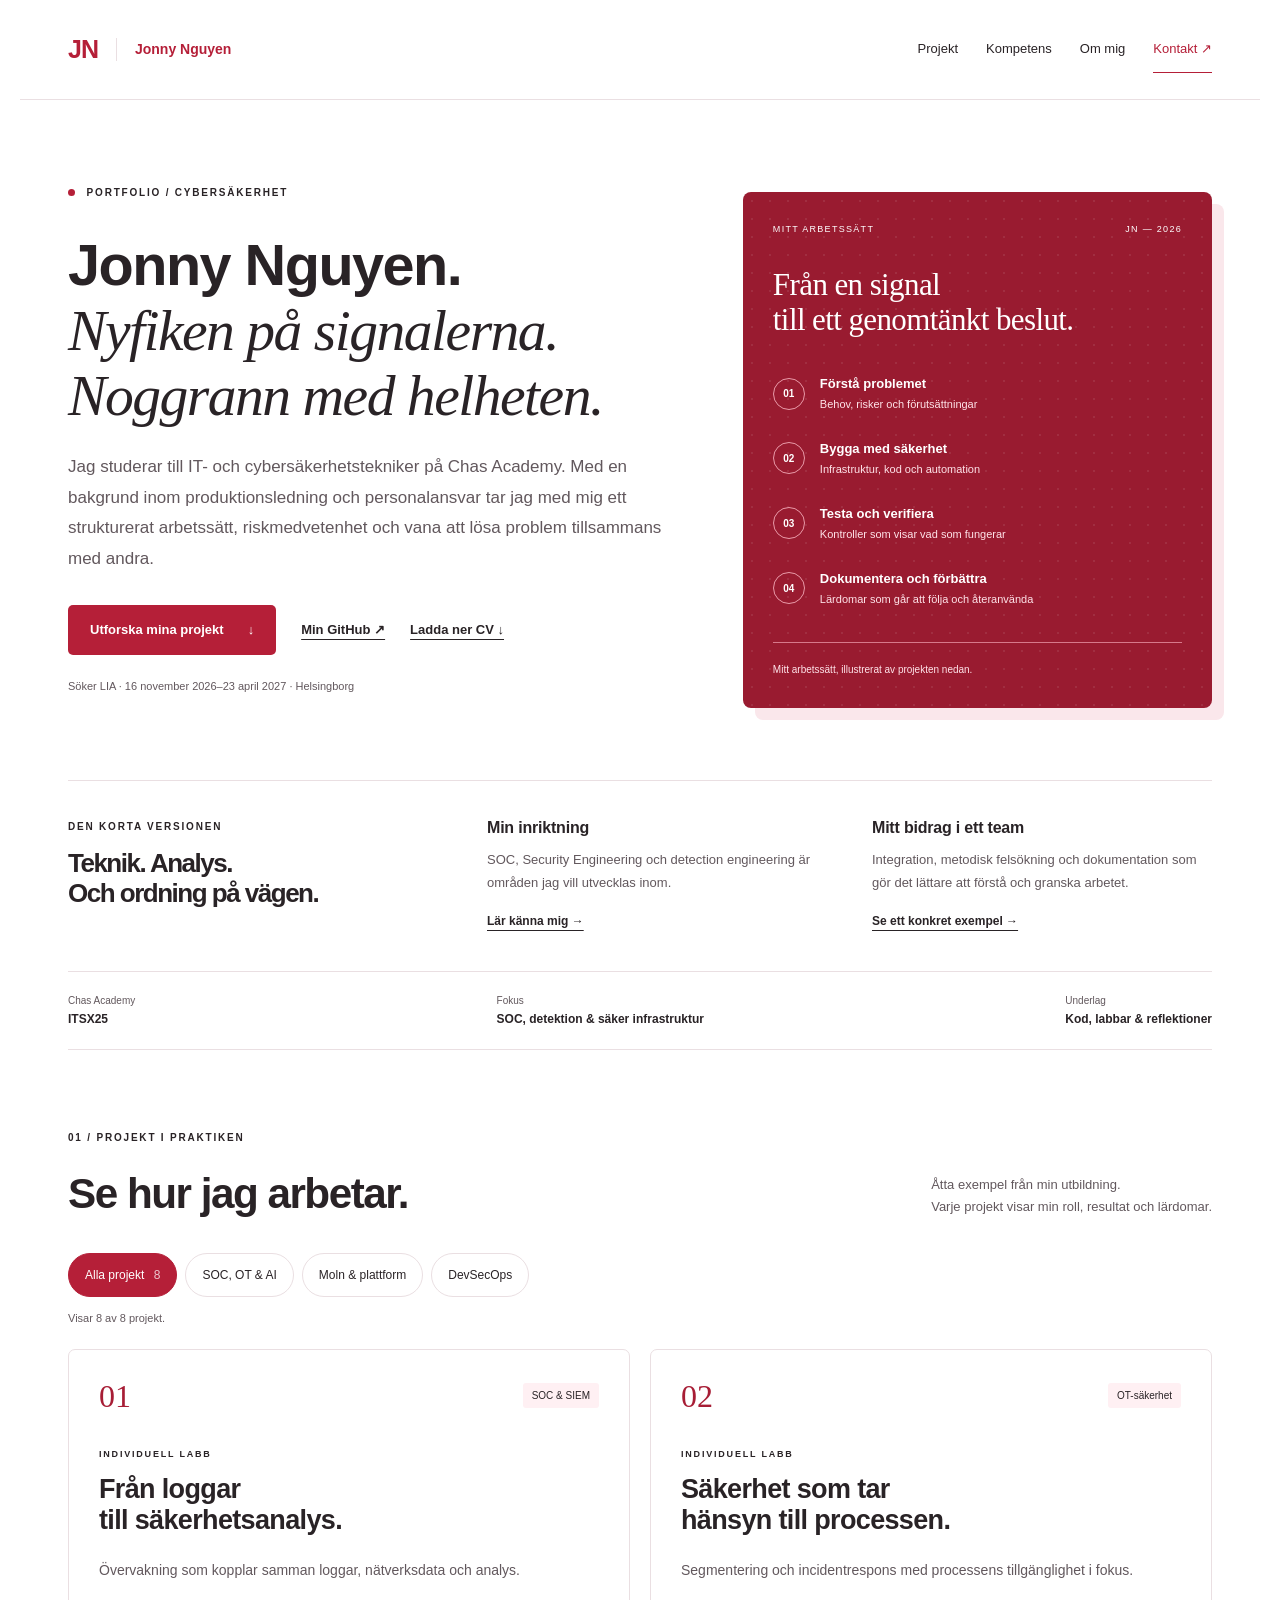
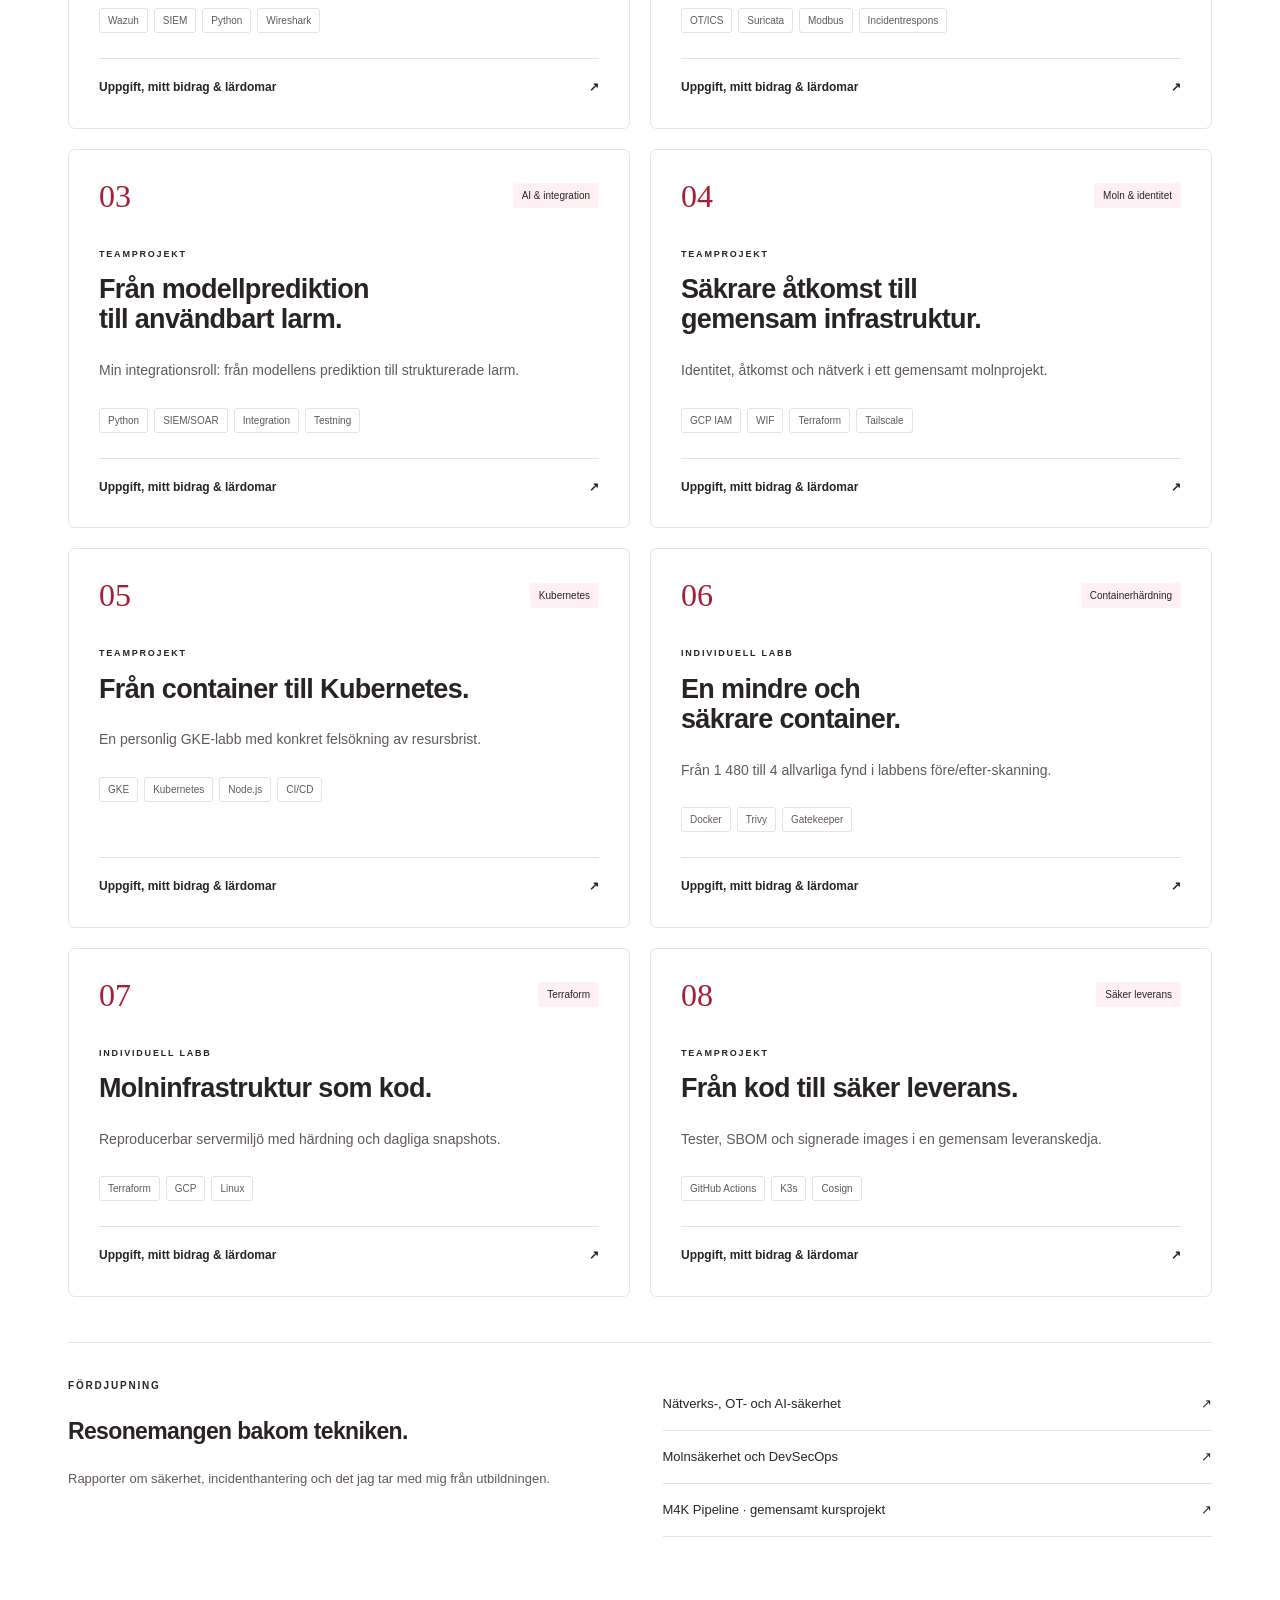
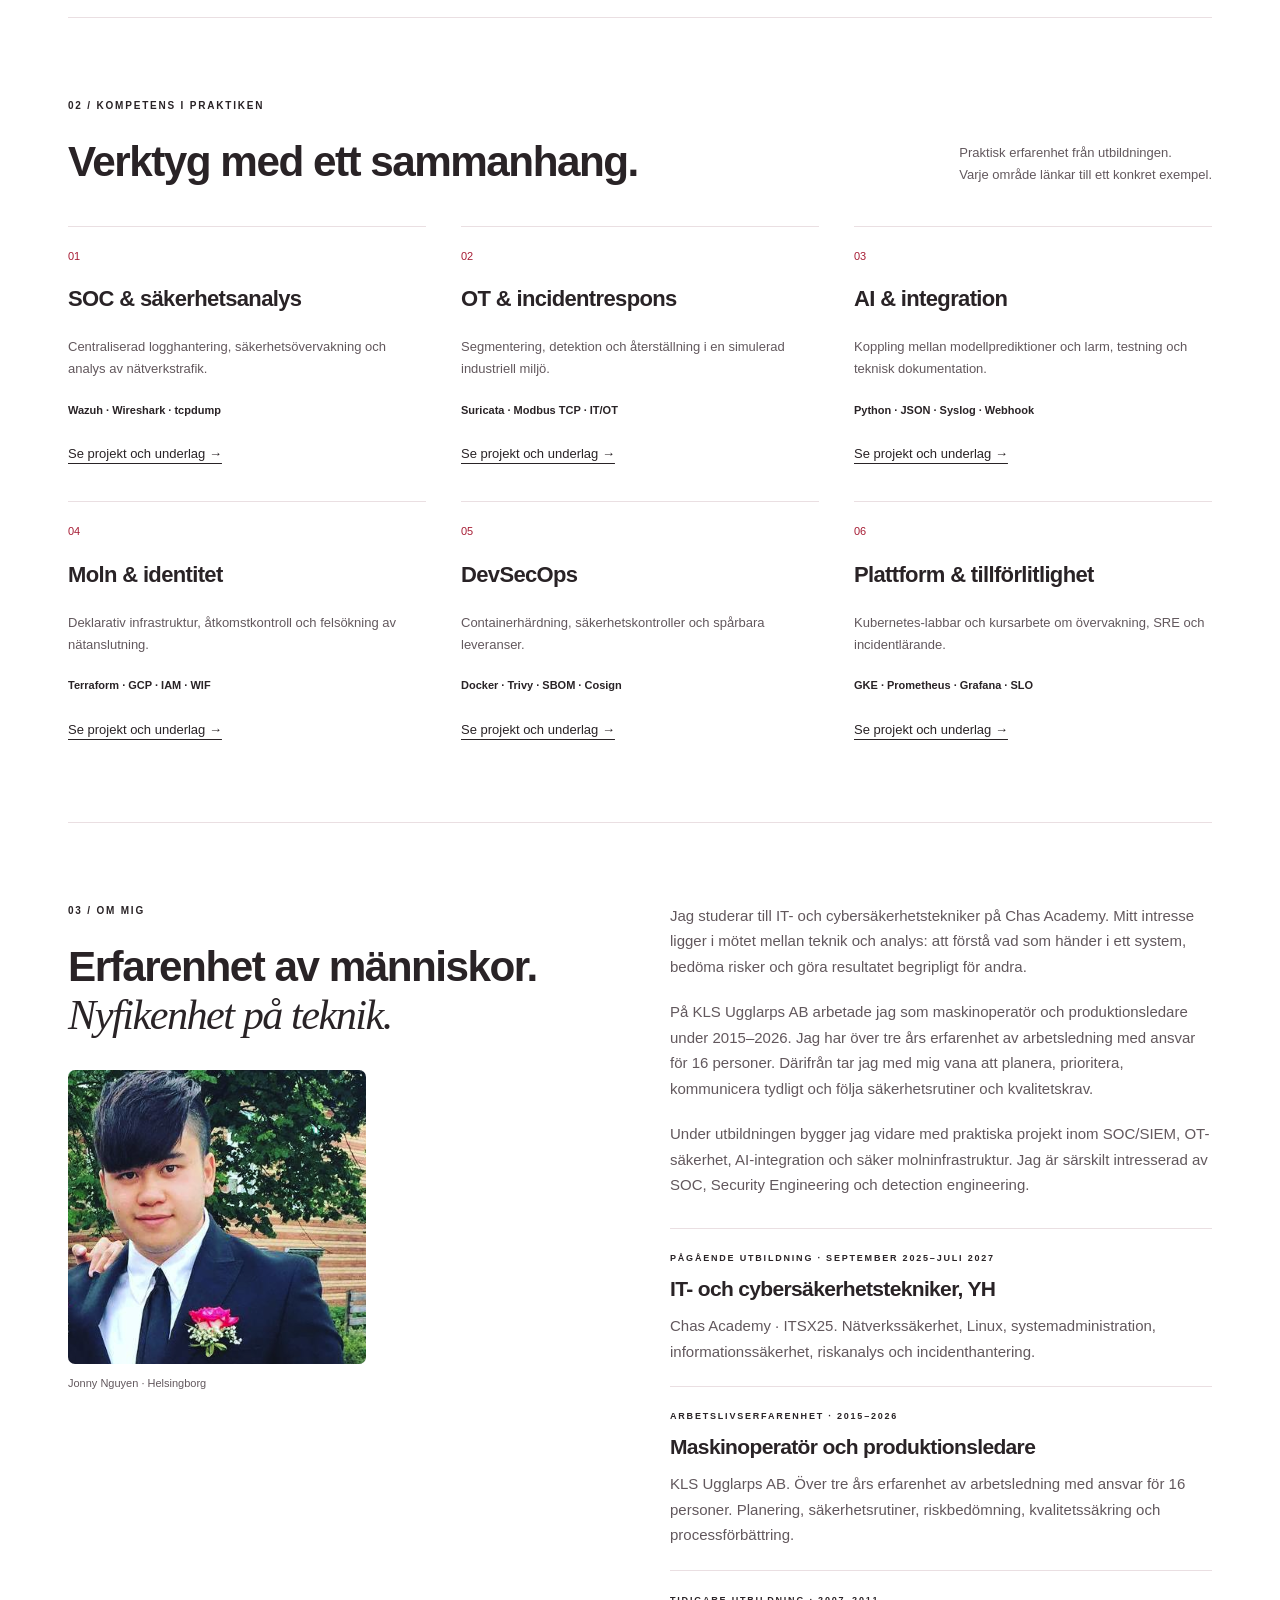
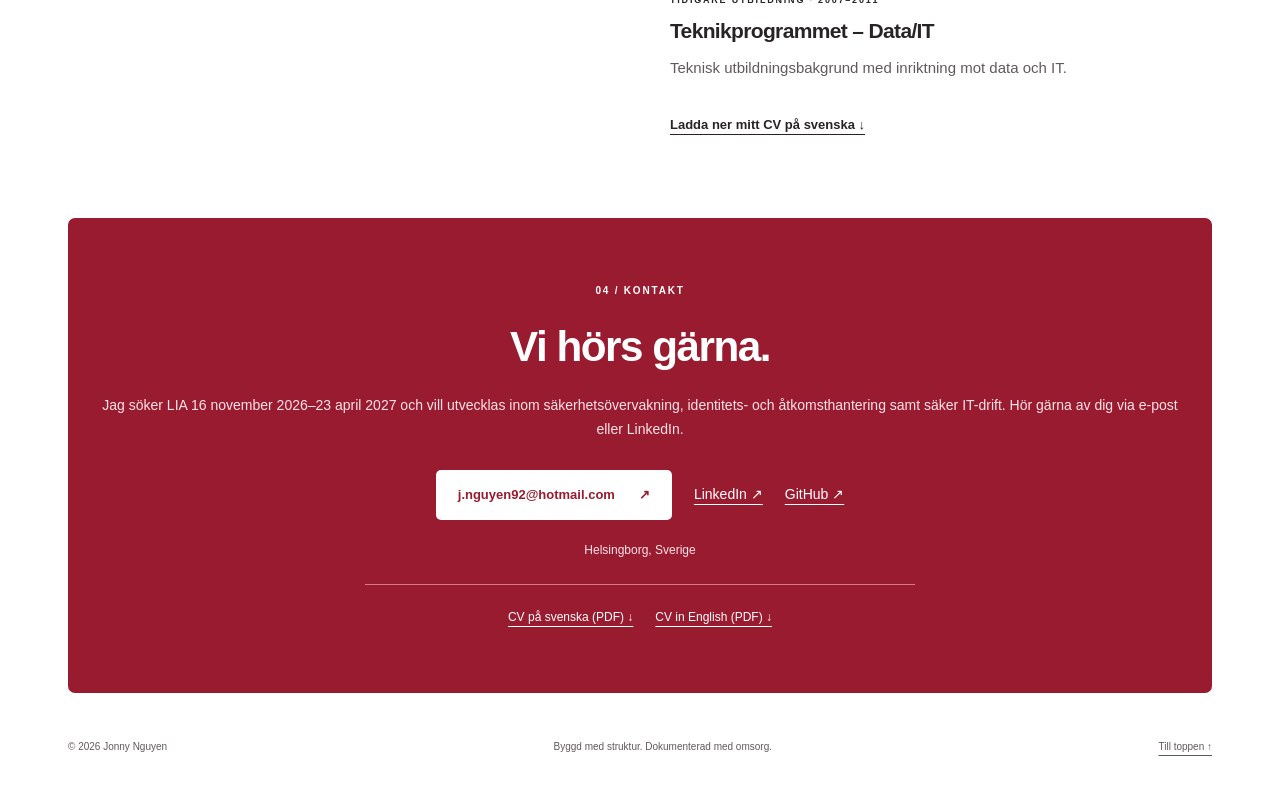
<file: index.html>
<!DOCTYPE html>
<html lang="sv">
 <head>
  <meta charset="utf-8"/>
  <meta content="width=device-width, initial-scale=1" name="viewport"/>
  <meta content="Jonny Nguyen, cybersäkerhetsstudent på Chas Academy. Utforska åtta projekt inom SOC, OT, AI-integration, moln och DevSecOps med tydliga bidrag och lärdomar." name="description"/>
  <meta content="#b51f38" name="theme-color"/>
  <title>
   Jonny Nguyen | Cybersäkerhet, SOC &amp; säker infrastruktur
  </title>
  <link href="favicon.svg" rel="icon" type="image/svg+xml"/>
  <link href="styles.css" rel="stylesheet"/>
  <meta content="website" property="og:type"/>
  <meta content="Jonny Nguyen · Cybersäkerhet" property="og:title"/>
  <meta content="Säkerhetsövervakning, OT, AI-integration och säker infrastruktur. Projekt och lärdomar från min utbildning." property="og:description"/>
  <meta content="sv_SE" property="og:locale"/>
  <script defer="" src="script.js">
  </script>
 </head>
 <body>
  <a class="skip" href="#main">
   Hoppa till innehållet
  </a>
  <header>
   <a aria-label="Jonny Nguyen, startsida" class="brand" href="#">
    JN
    <span>
     Jonny Nguyen
    </span>
   </a>
   <nav aria-label="Huvudnavigation">
    <a href="#projekt">
     Projekt
    </a>
    <a href="#kompetens">
     Kompetens
    </a>
    <a href="#om">
     Om mig
    </a>
    <a href="#kontakt">
     Kontakt ↗
    </a>
   </nav>
  </header>
  <main id="main">
   <section aria-labelledby="intro" class="hero">
    <div>
     <p class="eyebrow">
      <span class="dot">
      </span>
      PORTFOLIO / CYBERSÄKERHET
     </p>
     <h1 id="intro">
      Jonny Nguyen.
      <br/>
      <em>
       Nyfiken på signalerna.
       <br/>
       Noggrann med helheten.
      </em>
     </h1>
     <p class="intro">
      Jag studerar till IT- och cybersäkerhetstekniker på Chas Academy. Med en bakgrund inom produktionsledning och personalansvar tar jag med mig ett strukturerat arbetssätt, riskmedvetenhet och vana att lösa problem tillsammans med andra.
     </p>
     <div class="actions">
      <a class="button" href="#projekt">
       Utforska mina projekt
       <span>
        ↓
       </span>
      </a>
      <a class="text-link" href="https://github.com/Itzmejonny92">
       Min GitHub ↗
      </a>
      <a class="text-link" download="" href="assets/jonny-nguyen-cv-sv.pdf">
       Ladda ner CV ↓
      </a>
     </div>
     <p class="hero-note">
      Söker LIA · 16 november 2026–23 april 2027 · Helsingborg
     </p>
    </div>
    <div aria-label="Min arbetsprocess" class="overview" role="group">
     <div class="overview-top">
      <span>
       MITT ARBETSSÄTT
      </span>
      <span>
       JN — 2026
      </span>
     </div>
     <h2>
      Från en signal
      <br/>
      till ett genomtänkt beslut.
     </h2>
     <div class="flow">
      <div>
       <b>
        01
       </b>
       <span>
        Förstå problemet
        <small>
         Behov, risker och förutsättningar
        </small>
       </span>
      </div>
      <div>
       <b>
        02
       </b>
       <span>
        Bygga med säkerhet
        <small>
         Infrastruktur, kod och automation
        </small>
       </span>
      </div>
      <div>
       <b>
        03
       </b>
       <span>
        Testa och verifiera
        <small>
         Kontroller som visar vad som fungerar
        </small>
       </span>
      </div>
      <div>
       <b>
        04
       </b>
       <span>
        Dokumentera och förbättra
        <small>
         Lärdomar som går att följa och återanvända
        </small>
       </span>
      </div>
     </div>
     <p>
      Mitt arbetssätt, illustrerat av projekten nedan.
     </p>
    </div>
   </section>
   <section aria-labelledby="quick-title" class="quick-read">
    <div>
     <p class="eyebrow">
      DEN KORTA VERSIONEN
     </p>
     <h2 id="quick-title">
      Teknik. Analys.
      <br/>
      Och ordning på vägen.
     </h2>
    </div>
    <div>
     <h3>
      Min inriktning
     </h3>
     <p>
      SOC, Security Engineering och detection engineering är områden jag vill utvecklas inom.
     </p>
     <a href="#om">
      Lär känna mig →
     </a>
    </div>
    <div>
     <h3>
      Mitt bidrag i ett team
     </h3>
     <p>
      Integration, metodisk felsökning och dokumentation som gör det lättare att förstå och granska arbetet.
     </p>
     <a href="projekt/ml.html">
      Se ett konkret exempel →
     </a>
    </div>
   </section>
   <div class="context-strip">
    <span>
     Chas Academy
     <b>
      ITSX25
     </b>
    </span>
    <span>
     Fokus
     <b>
      SOC, detektion &amp; säker infrastruktur
     </b>
    </span>
    <span>
     Underlag
     <b>
      Kod, labbar &amp; reflektioner
     </b>
    </span>
   </div>
   <section id="projekt">
    <div class="section-heading">
     <div>
      <p class="eyebrow">
       01 / PROJEKT I PRAKTIKEN
      </p>
      <h2>
       Se hur jag arbetar.
      </h2>
     </div>
     <p>
      Åtta exempel från min utbildning.
      <br/>
      Varje projekt visar min roll, resultat och lärdomar.
     </p>
    </div>
    <div aria-label="Filtrera projekt" class="filters" hidden="" role="group">
     <button aria-pressed="true" data-filter="all" type="button">
      Alla projekt
      <span>
       8
      </span>
     </button>
     <button aria-pressed="false" data-filter="detection" type="button">
      SOC, OT &amp; AI
     </button>
     <button aria-pressed="false" data-filter="cloud" type="button">
      Moln &amp; plattform
     </button>
     <button aria-pressed="false" data-filter="devsecops" type="button">
      DevSecOps
     </button>
    </div>
    <p aria-live="polite" class="filter-status" hidden="" role="status">
    </p>
    <div class="project-grid">
     <article class="card" data-category="detection" id="soc">
      <div class="card-top">
       <span class="card-number">
        01
       </span>
       <span class="category-label">
        SOC &amp; SIEM
       </span>
      </div>
      <p class="eyebrow">
       INDIVIDUELL LABB
      </p>
      <h3>
       <a href="projekt/soc.html">
        Från loggar till säkerhetsanalys.
       </a>
      </h3>
      <p>
       Övervakning som kopplar samman loggar, nätverksdata och analys.
      </p>
      <div class="tags">
       <span>
        Wazuh
       </span>
       <span>
        SIEM
       </span>
       <span>
        Python
       </span>
       <span>
        Wireshark
       </span>
      </div>
      <a aria-label="Läs om Från loggar till säkerhetsanalys" class="project-link" href="projekt/soc.html">
       Uppgift, mitt bidrag &amp; lärdomar
       <span aria-hidden="true">
        ↗
       </span>
      </a>
     </article>
     <article class="card" data-category="detection" id="ot">
      <div class="card-top">
       <span class="card-number">
        02
       </span>
       <span class="category-label">
        OT-säkerhet
       </span>
      </div>
      <p class="eyebrow">
       INDIVIDUELL LABB
      </p>
      <h3>
       <a href="projekt/ot.html">
        Säkerhet som tar hänsyn till processen.
       </a>
      </h3>
      <p>
       Segmentering och incidentrespons med processens tillgänglighet i fokus.
      </p>
      <div class="tags">
       <span>
        OT/ICS
       </span>
       <span>
        Suricata
       </span>
       <span>
        Modbus
       </span>
       <span>
        Incidentrespons
       </span>
      </div>
      <a aria-label="Läs om Säkerhet som tar hänsyn till processen" class="project-link" href="projekt/ot.html">
       Uppgift, mitt bidrag &amp; lärdomar
       <span aria-hidden="true">
        ↗
       </span>
      </a>
     </article>
     <article class="card" data-category="detection" id="ml">
      <div class="card-top">
       <span class="card-number">
        03
       </span>
       <span class="category-label">
        AI &amp; integration
       </span>
      </div>
      <p class="eyebrow">
       TEAMPROJEKT
      </p>
      <h3>
       <a href="projekt/ml.html">
        Från modellprediktion till användbart larm.
       </a>
      </h3>
      <p>
       Min integrationsroll: från modellens prediktion till strukturerade larm.
      </p>
      <div class="tags">
       <span>
        Python
       </span>
       <span>
        SIEM/SOAR
       </span>
       <span>
        Integration
       </span>
       <span>
        Testning
       </span>
      </div>
      <a aria-label="Läs om Från modellprediktion till användbart larm" class="project-link" href="projekt/ml.html">
       Uppgift, mitt bidrag &amp; lärdomar
       <span aria-hidden="true">
        ↗
       </span>
      </a>
     </article>
     <article class="card" data-category="cloud" id="cloud">
      <div class="card-top">
       <span class="card-number">
        04
       </span>
       <span class="category-label">
        Moln &amp; identitet
       </span>
      </div>
      <p class="eyebrow">
       TEAMPROJEKT
      </p>
      <h3>
       <a href="projekt/cloud.html">
        Säkrare åtkomst till gemensam infrastruktur.
       </a>
      </h3>
      <p>
       Identitet, åtkomst och nätverk i ett gemensamt molnprojekt.
      </p>
      <div class="tags">
       <span>
        GCP IAM
       </span>
       <span>
        WIF
       </span>
       <span>
        Terraform
       </span>
       <span>
        Tailscale
       </span>
      </div>
      <a aria-label="Läs om Säkrare åtkomst till gemensam infrastruktur" class="project-link" href="projekt/cloud.html">
       Uppgift, mitt bidrag &amp; lärdomar
       <span aria-hidden="true">
        ↗
       </span>
      </a>
     </article>
     <article class="card" data-category="cloud" id="platform">
      <div class="card-top">
       <span class="card-number">
        05
       </span>
       <span class="category-label">
        Kubernetes
       </span>
      </div>
      <p class="eyebrow">
       TEAMPROJEKT
      </p>
      <h3>
       <a href="projekt/platform.html">
        Från container till Kubernetes.
       </a>
      </h3>
      <p>
       En personlig GKE-labb med konkret felsökning av resursbrist.
      </p>
      <div class="tags">
       <span>
        GKE
       </span>
       <span>
        Kubernetes
       </span>
       <span>
        Node.js
       </span>
       <span>
        CI/CD
       </span>
      </div>
      <a aria-label="Läs om Från container till Kubernetes" class="project-link" href="projekt/platform.html">
       Uppgift, mitt bidrag &amp; lärdomar
       <span aria-hidden="true">
        ↗
       </span>
      </a>
     </article>
     <article class="card" data-category="devsecops" id="container">
      <div class="card-top">
       <span class="card-number">
        06
       </span>
       <span class="category-label">
        Containerhärdning
       </span>
      </div>
      <p class="eyebrow">
       INDIVIDUELL LABB
      </p>
      <h3>
       <a href="projekt/container.html">
        En mindre och säkrare container.
       </a>
      </h3>
      <p>
       Från 1 480 till 4 allvarliga fynd i labbens före/efter-skanning.
      </p>
      <div class="tags">
       <span>
        Docker
       </span>
       <span>
        Trivy
       </span>
       <span>
        Gatekeeper
       </span>
      </div>
      <a aria-label="Läs om En mindre och säkrare container" class="project-link" href="projekt/container.html">
       Uppgift, mitt bidrag &amp; lärdomar
       <span aria-hidden="true">
        ↗
       </span>
      </a>
     </article>
     <article class="card" data-category="cloud" id="terraform">
      <div class="card-top">
       <span class="card-number">
        07
       </span>
       <span class="category-label">
        Terraform
       </span>
      </div>
      <p class="eyebrow">
       INDIVIDUELL LABB
      </p>
      <h3>
       <a href="projekt/terraform.html">
        Molninfrastruktur som kod.
       </a>
      </h3>
      <p>
       Reproducerbar servermiljö med härdning och dagliga snapshots.
      </p>
      <div class="tags">
       <span>
        Terraform
       </span>
       <span>
        GCP
       </span>
       <span>
        Linux
       </span>
      </div>
      <a aria-label="Läs om Molninfrastruktur som kod" class="project-link" href="projekt/terraform.html">
       Uppgift, mitt bidrag &amp; lärdomar
       <span aria-hidden="true">
        ↗
       </span>
      </a>
     </article>
     <article class="card" data-category="devsecops" id="delivery">
      <div class="card-top">
       <span class="card-number">
        08
       </span>
       <span class="category-label">
        Säker leverans
       </span>
      </div>
      <p class="eyebrow">
       TEAMPROJEKT
      </p>
      <h3>
       <a href="projekt/delivery.html">
        Från kod till säker leverans.
       </a>
      </h3>
      <p>
       Tester, SBOM och signerade images i en gemensam leveranskedja.
      </p>
      <div class="tags">
       <span>
        GitHub Actions
       </span>
       <span>
        K3s
       </span>
       <span>
        Cosign
       </span>
      </div>
      <a aria-label="Läs om Från kod till säker leverans" class="project-link" href="projekt/delivery.html">
       Uppgift, mitt bidrag &amp; lärdomar
       <span aria-hidden="true">
        ↗
       </span>
      </a>
     </article>
    </div>
    <div class="reading">
     <div>
      <p class="eyebrow">
       FÖRDJUPNING
      </p>
      <h3>
       Resonemangen bakom tekniken.
      </h3>
      <p>
       Rapporter om säkerhet, incidenthantering och det jag tar med mig från utbildningen.
      </p>
     </div>
     <div>
      <a href="https://github.com/Itzmejonny92/AIS-slutreflektion">
       Nätverks-, OT- och AI-säkerhet
       <span>
        ↗
       </span>
      </a>
      <a href="https://github.com/Itzmejonny92/slutrapport-jonny-nguyen">
       Molnsäkerhet och DevSecOps
       <span>
        ↗
       </span>
      </a>
      <a href="https://github.com/Itzmejonny92/M4K-Pipeline-main">
       M4K Pipeline · gemensamt kursprojekt
       <span>
        ↗
       </span>
      </a>
     </div>
    </div>
   </section>
   <section id="kompetens">
    <div class="section-heading">
     <div>
      <p class="eyebrow">
       02 / KOMPETENS I PRAKTIKEN
      </p>
      <h2>
       Verktyg med ett sammanhang.
      </h2>
     </div>
     <p>
      Praktisk erfarenhet från utbildningen.
      <br/>
      Varje område länkar till ett konkret exempel.
     </p>
    </div>
    <div class="skills-grid">
     <article>
      <span class="skill-number">
       01
      </span>
      <h3>
       SOC &amp; säkerhetsanalys
      </h3>
      <p>
       Centraliserad logghantering, säkerhetsövervakning och analys av nätverkstrafik.
      </p>
      <p class="skill-tools">
       Wazuh · Wireshark · tcpdump
      </p>
      <a href="#soc">
       Se projekt och underlag →
      </a>
     </article>
     <article>
      <span class="skill-number">
       02
      </span>
      <h3>
       OT &amp; incidentrespons
      </h3>
      <p>
       Segmentering, detektion och återställning i en simulerad industriell miljö.
      </p>
      <p class="skill-tools">
       Suricata · Modbus TCP · IT/OT
      </p>
      <a href="#ot">
       Se projekt och underlag →
      </a>
     </article>
     <article>
      <span class="skill-number">
       03
      </span>
      <h3>
       AI &amp; integration
      </h3>
      <p>
       Koppling mellan modellprediktioner och larm, testning och teknisk dokumentation.
      </p>
      <p class="skill-tools">
       Python · JSON · Syslog · Webhook
      </p>
      <a href="#ml">
       Se projekt och underlag →
      </a>
     </article>
     <article>
      <span class="skill-number">
       04
      </span>
      <h3>
       Moln &amp; identitet
      </h3>
      <p>
       Deklarativ infrastruktur, åtkomstkontroll och felsökning av nätanslutning.
      </p>
      <p class="skill-tools">
       Terraform · GCP · IAM · WIF
      </p>
      <a href="#cloud">
       Se projekt och underlag →
      </a>
     </article>
     <article>
      <span class="skill-number">
       05
      </span>
      <h3>
       DevSecOps
      </h3>
      <p>
       Containerhärdning, säkerhetskontroller och spårbara leveranser.
      </p>
      <p class="skill-tools">
       Docker · Trivy · SBOM · Cosign
      </p>
      <a href="#container">
       Se projekt och underlag →
      </a>
     </article>
     <article>
      <span class="skill-number">
       06
      </span>
      <h3>
       Plattform &amp; tillförlitlighet
      </h3>
      <p>
       Kubernetes-labbar och kursarbete om övervakning, SRE och incidentlärande.
      </p>
      <p class="skill-tools">
       GKE · Prometheus · Grafana · SLO
      </p>
      <a href="#platform">
       Se projekt och underlag →
      </a>
     </article>
    </div>
   </section>
   <section class="about" id="om">
    <div>
     <p class="eyebrow">
      03 / OM MIG
     </p>
     <h2>
      Erfarenhet av människor.
      <br/>
      <em>
       Nyfikenhet på teknik.
      </em>
     </h2>
     <img alt="Porträtt av Jonny Nguyen" class="portrait" height="294" loading="lazy" src="assets/jonny-nguyen.png" width="298"/>
     <p class="portrait-caption">
      Jonny Nguyen · Helsingborg
     </p>
    </div>
    <div>
     <p>
      Jag studerar till IT- och cybersäkerhetstekniker på Chas Academy. Mitt intresse ligger i mötet mellan teknik och analys: att förstå vad som händer i ett system, bedöma risker och göra resultatet begripligt för andra.
     </p>
     <p>
      På KLS Ugglarps AB arbetade jag som maskinoperatör och produktionsledare under 2015–2026. Jag har över tre års erfarenhet av arbetsledning med ansvar för 16 personer. Därifrån tar jag med mig vana att planera, prioritera, kommunicera tydligt och följa säkerhetsrutiner och kvalitetskrav.
     </p>
     <p>
      Under utbildningen bygger jag vidare med praktiska projekt inom SOC/SIEM, OT-säkerhet, AI-integration och säker molninfrastruktur. Jag är särskilt intresserad av SOC, Security Engineering och detection engineering.
     </p>
     <div class="background">
      <article>
       <p class="eyebrow">
        PÅGÅENDE UTBILDNING · SEPTEMBER 2025–JULI 2027
       </p>
       <h3>
        IT- och cybersäkerhetstekniker, YH
       </h3>
       <p>
        Chas Academy · ITSX25. Nätverkssäkerhet, Linux, systemadministration, informationssäkerhet, riskanalys och incidenthantering.
       </p>
      </article>
      <article>
       <p class="eyebrow">
        ARBETSLIVSERFARENHET · 2015–2026
       </p>
       <h3>
        Maskinoperatör och produktionsledare
       </h3>
       <p>
        KLS Ugglarps AB. Över tre års erfarenhet av arbetsledning med ansvar för 16 personer. Planering, säkerhetsrutiner, riskbedömning, kvalitetssäkring och processförbättring.
       </p>
      </article>
      <article>
       <p class="eyebrow">
        TIDIGARE UTBILDNING · 2007–2011
       </p>
       <h3>
        Teknikprogrammet – Data/IT
       </h3>
       <p>
        Teknisk utbildningsbakgrund med inriktning mot data och IT.
       </p>
      </article>
     </div>
     <a class="text-link" download="" href="assets/jonny-nguyen-cv-sv.pdf">
      Ladda ner mitt CV på svenska ↓
     </a>
    </div>
   </section>
   <section class="contact" id="kontakt">
    <p class="eyebrow">
     04 / KONTAKT
    </p>
    <h2>
     Vi hörs gärna.
    </h2>
    <p>
     Jag söker LIA 16 november 2026–23 april 2027 och vill utvecklas inom säkerhetsövervakning, identitets- och åtkomsthantering samt säker IT-drift. Hör gärna av dig via e-post eller LinkedIn.
    </p>
    <div class="contact-links">
     <a class="button light" href="mailto:j.nguyen92@hotmail.com">
      j.nguyen92@hotmail.com
      <span aria-hidden="true">
       ↗
      </span>
     </a>
     <a class="contact-profile" href="https://www.linkedin.com/in/jonny-nguyen-770463383/">
      LinkedIn ↗
     </a>
     <a class="contact-profile" href="https://github.com/Itzmejonny92">
      GitHub ↗
     </a>
    </div>
    <p class="contact-location">
     Helsingborg, Sverige
    </p>
    <div class="cv-links">
     <a download="" href="assets/jonny-nguyen-cv-sv.pdf">
      CV på svenska (PDF) ↓
     </a>
     <a download="" href="assets/jonny-nguyen-cv-en.pdf">
      CV in English (PDF) ↓
     </a>
    </div>
   </section>
  </main>
  <footer>
   <span>
    © 2026 Jonny Nguyen
   </span>
   <span>
    Byggd med struktur. Dokumenterad med omsorg.
   </span>
   <a href="#">
    Till toppen ↑
   </a>
  </footer>
 </body>
</html>
</file>
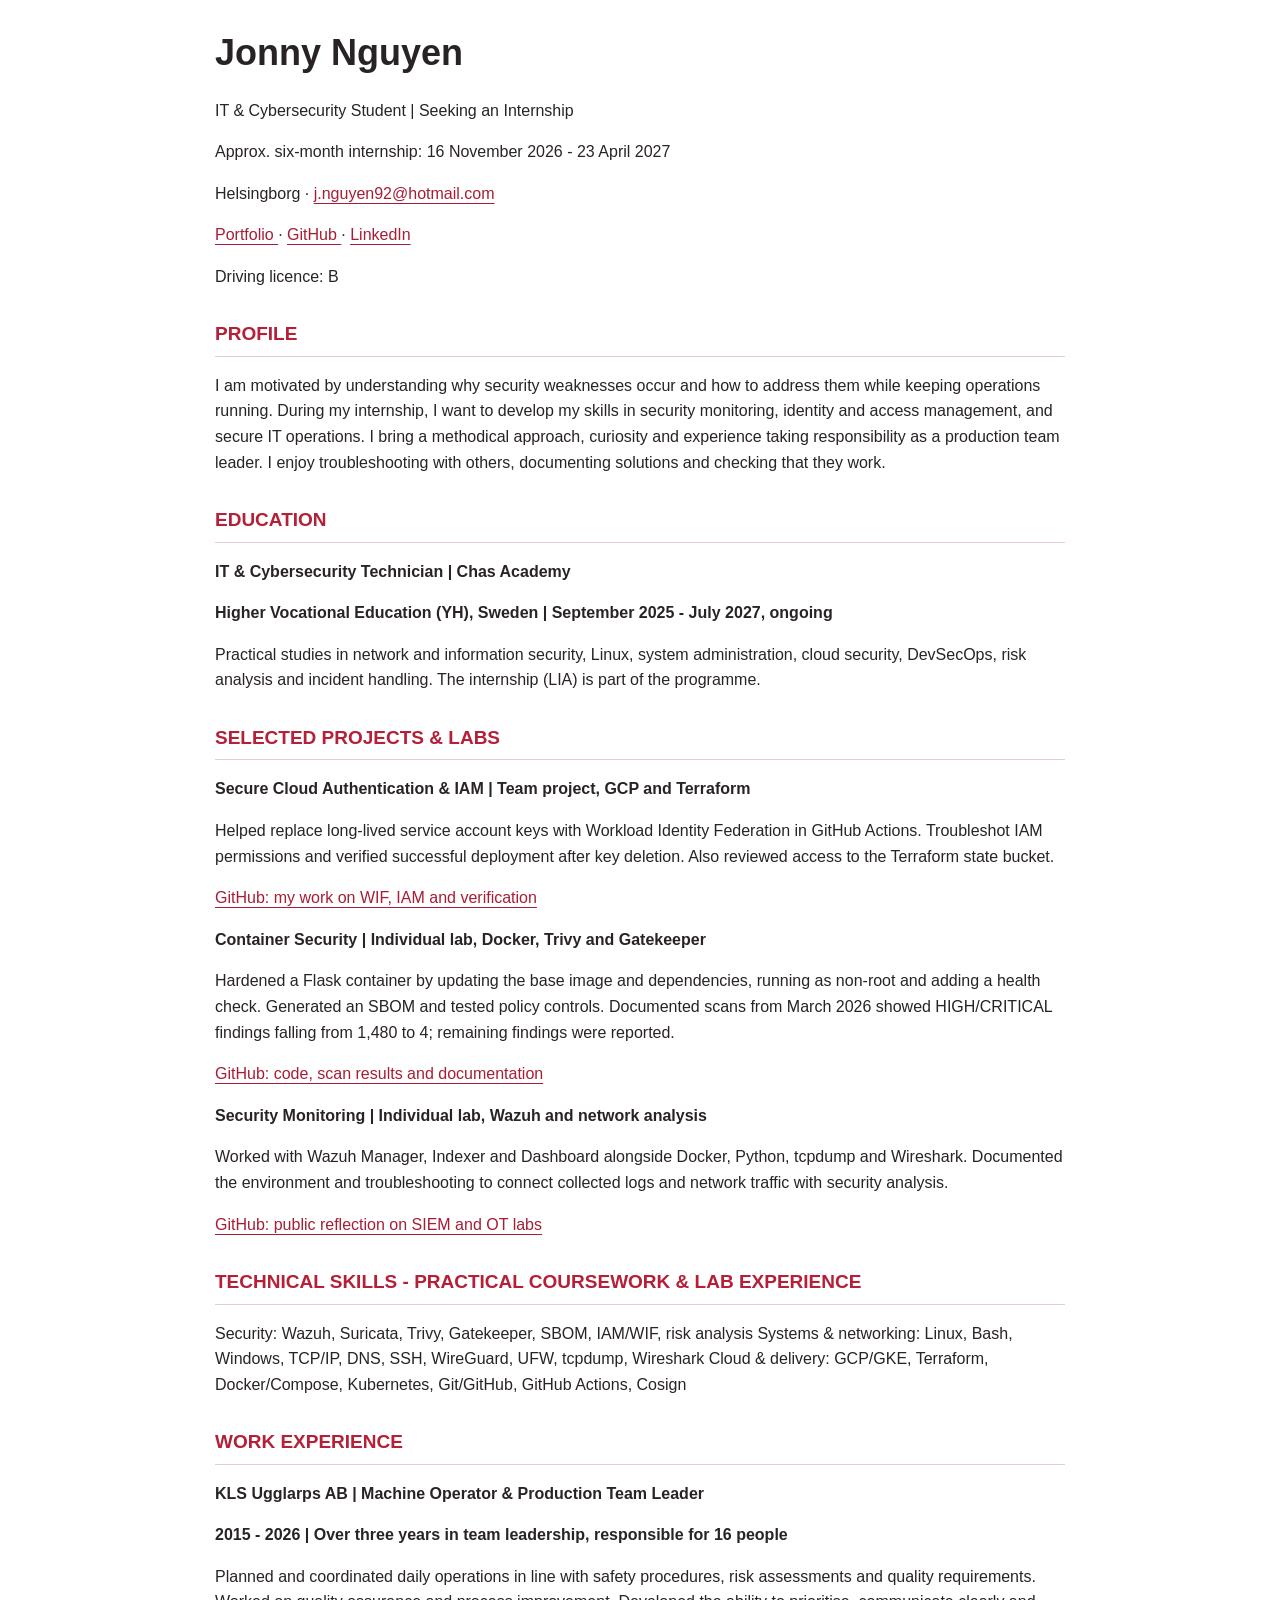
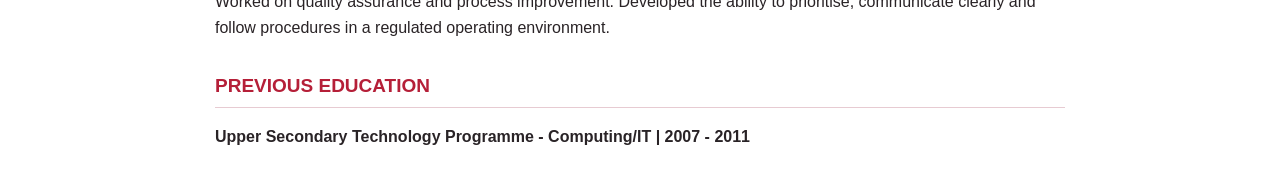
<file: assets/jonny-nguyen-cv-en.html>
<!DOCTYPE html>
<html lang="en">
 <head>
  <meta charset="utf-8"/>
  <meta content="width=device-width, initial-scale=1" name="viewport"/>
  <title>
   Jonny Nguyen · CV 2026
  </title>
  <style>
   body{max-width:850px;margin:32px auto;padding:0 24px;font:16px/1.6 Arial,sans-serif;color:#292326;overflow-wrap:anywhere}h1{font-size:36px;line-height:1.15}h2{color:#b51f38;font-size:19px;border-bottom:1px solid #e7cbd2;padding-bottom:6px;margin-top:30px}h3{font-size:16px}a{color:#a71d35;text-underline-offset:4px}a:focus-visible{outline:3px solid #b51f38;outline-offset:4px}
  </style>
 </head>
 <body>
  <header>
   <h1>
    Jonny Nguyen
   </h1>
   <p>
    IT &amp; Cybersecurity Student | Seeking an Internship
   </p>
   <p>
    Approx. six-month internship: 16 November 2026 - 23 April 2027
   </p>
   <p>
    Helsingborg ·
    <a href="mailto:j.nguyen92@hotmail.com">
     j.nguyen92@hotmail.com
    </a>
   </p>
   <p>
    <a href="https://itzmejonny92.github.io/portfolio/">
     Portfolio
    </a>
    ·
    <a href="https://github.com/Itzmejonny92">
     GitHub
    </a>
    ·
    <a href="https://www.linkedin.com/in/jonny-nguyen-770463383/">
     LinkedIn
    </a>
   </p>
   <p>
    Driving licence: B
   </p>
  </header>
  <main>
   <h2>
    PROFILE
   </h2>
   <p>
    I am motivated by understanding why security weaknesses occur and how to address them while keeping operations running. During my internship, I want to develop my skills in security monitoring, identity and access management, and secure IT operations. I bring a methodical approach, curiosity and experience taking responsibility as a production team leader. I enjoy troubleshooting with others, documenting solutions and checking that they work.
   </p>
   <h2>
    EDUCATION
   </h2>
   <h3>
    IT &amp; Cybersecurity Technician | Chas Academy
   </h3>
   <h3>
    Higher Vocational Education (YH), Sweden | September 2025 - July 2027, ongoing
   </h3>
   <p>
    Practical studies in network and information security, Linux, system administration, cloud security, DevSecOps, risk analysis and incident handling. The internship (LIA) is part of the programme.
   </p>
   <h2>
    SELECTED PROJECTS &amp; LABS
   </h2>
   <h3>
    Secure Cloud Authentication &amp; IAM | Team project, GCP and Terraform
   </h3>
   <p>
    Helped replace long-lived service account keys with Workload Identity Federation in GitHub Actions. Troubleshot IAM permissions and verified successful deployment after key deletion. Also reviewed access to the Terraform state bucket.
   </p>
   <p>
    <a href="https://github.com/itsx25-team2/kurs6-team2-infra/blob/main/members/itzmejonny92/work_summary_2026-09-14.md">
     GitHub: my work on WIF, IAM and verification
    </a>
   </p>
   <h3>
    Container Security | Individual lab, Docker, Trivy and Gatekeeper
   </h3>
   <p>
    Hardened a Flask container by updating the base image and dependencies, running as non-root and adding a health check. Generated an SBOM and tested policy controls. Documented scans from March 2026 showed HIGH/CRITICAL findings falling from 1,480 to 4; remaining findings were reported.
   </p>
   <p>
    <a href="https://github.com/itzmejonny92/lab2-container-security">
     GitHub: code, scan results and documentation
    </a>
   </p>
   <h3>
    Security Monitoring | Individual lab, Wazuh and network analysis
   </h3>
   <p>
    Worked with Wazuh Manager, Indexer and Dashboard alongside Docker, Python, tcpdump and Wireshark. Documented the environment and troubleshooting to connect collected logs and network traffic with security analysis.
   </p>
   <p>
    <a href="https://github.com/itzmejonny92/AIS-slutreflektion">
     GitHub: public reflection on SIEM and OT labs
    </a>
   </p>
   <h2>
    TECHNICAL SKILLS - PRACTICAL COURSEWORK &amp; LAB EXPERIENCE
   </h2>
   <p>
    Security: Wazuh, Suricata, Trivy, Gatekeeper, SBOM, IAM/WIF, risk analysis Systems &amp; networking: Linux, Bash, Windows, TCP/IP, DNS, SSH, WireGuard, UFW, tcpdump, Wireshark Cloud &amp; delivery: GCP/GKE, Terraform, Docker/Compose, Kubernetes, Git/GitHub, GitHub Actions, Cosign
   </p>
   <h2>
    WORK EXPERIENCE
   </h2>
   <h3>
    KLS Ugglarps AB | Machine Operator &amp; Production Team Leader
   </h3>
   <h3>
    2015 - 2026 | Over three years in team leadership, responsible for 16 people
   </h3>
   <p>
    Planned and coordinated daily operations in line with safety procedures, risk assessments and quality requirements. Worked on quality assurance and process improvement. Developed the ability to prioritise, communicate clearly and follow procedures in a regulated operating environment.
   </p>
   <h2>
    PREVIOUS EDUCATION
   </h2>
   <h3>
    Upper Secondary Technology Programme - Computing/IT | 2007 - 2011
   </h3>
  </main>
 </body>
</html>
</file>
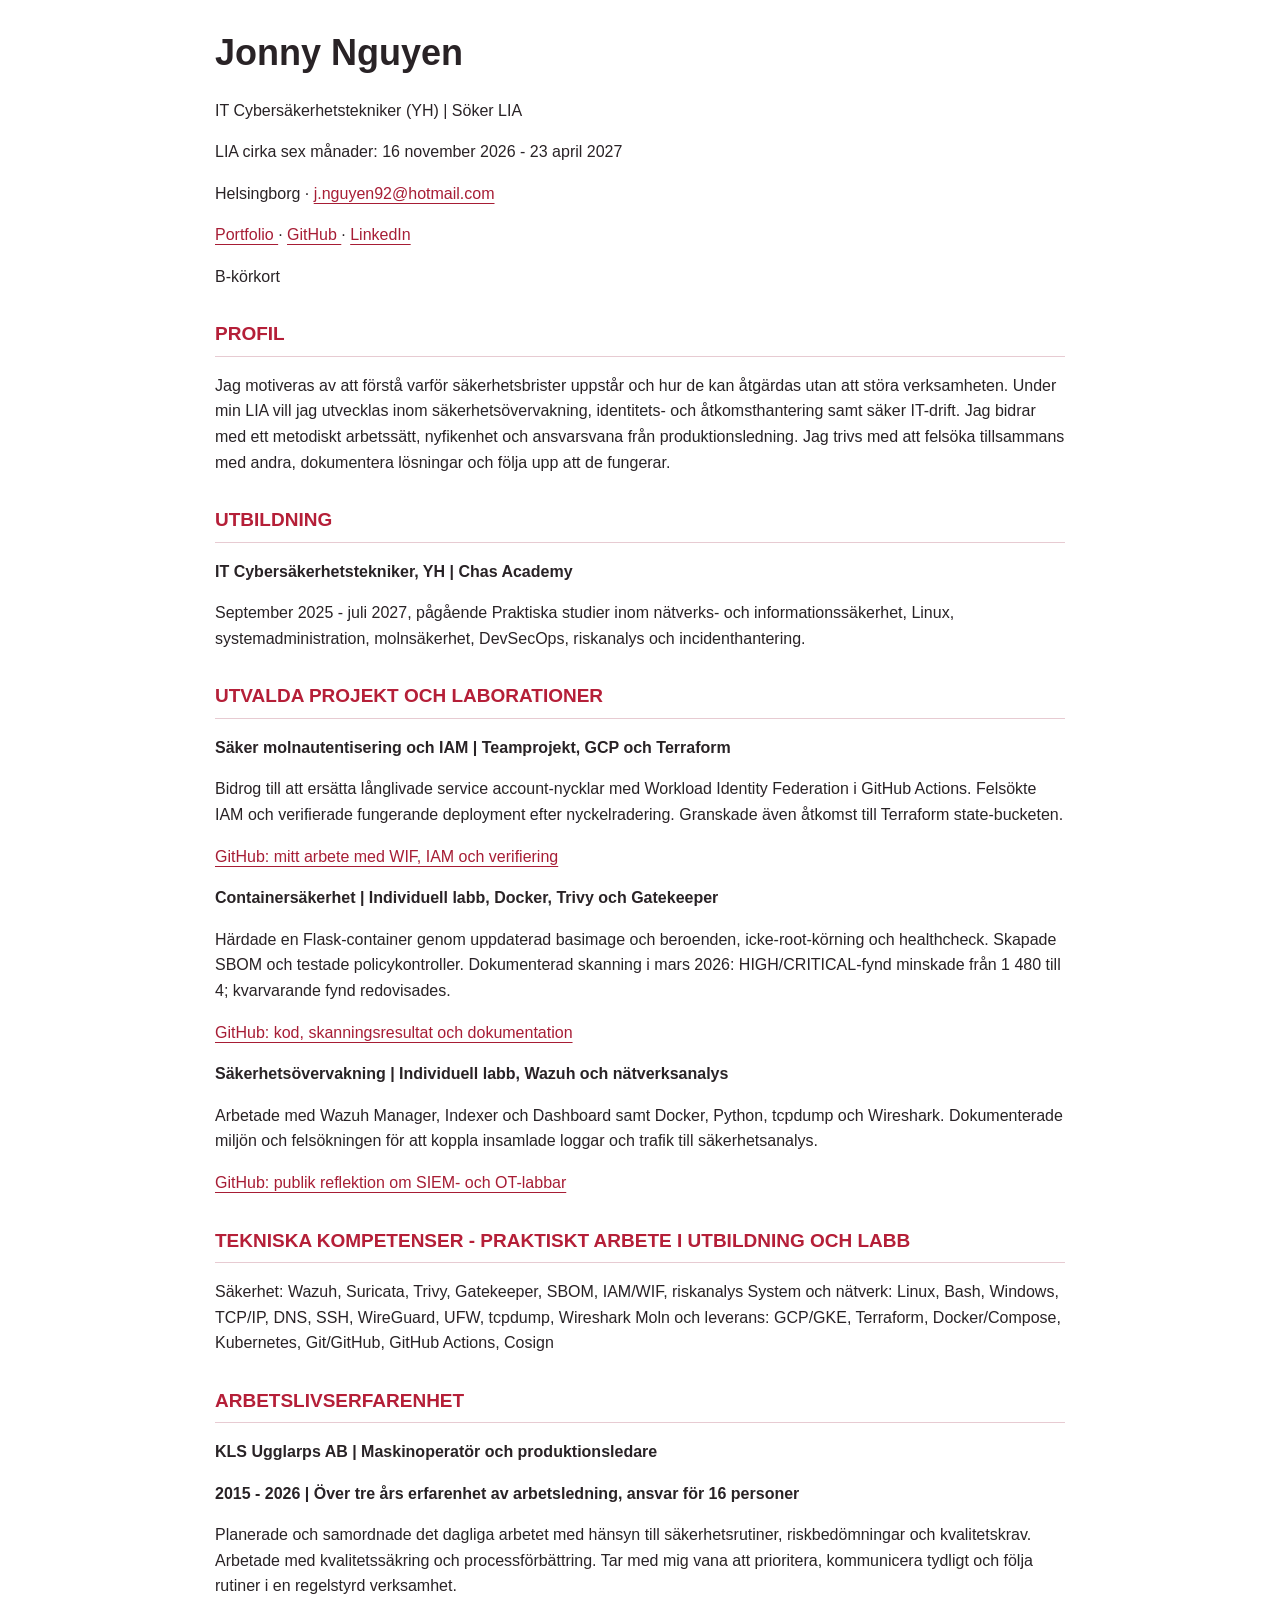
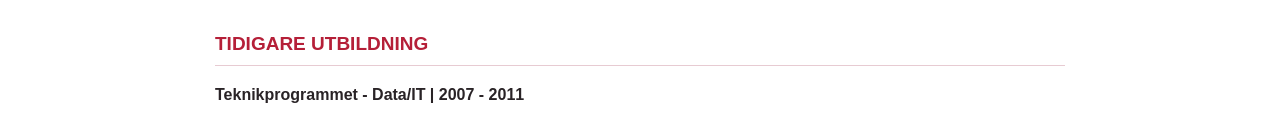
<file: assets/jonny-nguyen-cv-sv.html>
<!DOCTYPE html>
<html lang="sv">
 <head>
  <meta charset="utf-8"/>
  <meta content="width=device-width, initial-scale=1" name="viewport"/>
  <title>
   Jonny Nguyen · CV 2026
  </title>
  <style>
   body{max-width:850px;margin:32px auto;padding:0 24px;font:16px/1.6 Arial,sans-serif;color:#292326;overflow-wrap:anywhere}h1{font-size:36px;line-height:1.15}h2{color:#b51f38;font-size:19px;border-bottom:1px solid #e7cbd2;padding-bottom:6px;margin-top:30px}h3{font-size:16px}a{color:#a71d35;text-underline-offset:4px}a:focus-visible{outline:3px solid #b51f38;outline-offset:4px}
  </style>
 </head>
 <body>
  <header>
   <h1>
    Jonny Nguyen
   </h1>
   <p>
    IT Cybersäkerhetstekniker (YH) | Söker LIA
   </p>
   <p>
    LIA cirka sex månader: 16 november 2026 - 23 april 2027
   </p>
   <p>
    Helsingborg ·
    <a href="mailto:j.nguyen92@hotmail.com">
     j.nguyen92@hotmail.com
    </a>
   </p>
   <p>
    <a href="https://itzmejonny92.github.io/portfolio/">
     Portfolio
    </a>
    ·
    <a href="https://github.com/Itzmejonny92">
     GitHub
    </a>
    ·
    <a href="https://www.linkedin.com/in/jonny-nguyen-770463383/">
     LinkedIn
    </a>
   </p>
   <p>
    B-körkort
   </p>
  </header>
  <main>
   <h2>
    PROFIL
   </h2>
   <p>
    Jag motiveras av att förstå varför säkerhetsbrister uppstår och hur de kan åtgärdas utan att störa verksamheten. Under min LIA vill jag utvecklas inom säkerhetsövervakning, identitets- och åtkomsthantering samt säker IT-drift. Jag bidrar med ett metodiskt arbetssätt, nyfikenhet och ansvarsvana från produktionsledning. Jag trivs med att felsöka tillsammans med andra, dokumentera lösningar och följa upp att de fungerar.
   </p>
   <h2>
    UTBILDNING
   </h2>
   <h3>
    IT Cybersäkerhetstekniker, YH | Chas Academy
   </h3>
   <p>
    September 2025 - juli 2027, pågående Praktiska studier inom nätverks- och informationssäkerhet, Linux, systemadministration, molnsäkerhet, DevSecOps, riskanalys och incidenthantering.
   </p>
   <h2>
    UTVALDA PROJEKT OCH LABORATIONER
   </h2>
   <h3>
    Säker molnautentisering och IAM | Teamprojekt, GCP och Terraform
   </h3>
   <p>
    Bidrog till att ersätta långlivade service account-nycklar med Workload Identity Federation i GitHub Actions. Felsökte IAM och verifierade fungerande deployment efter nyckelradering. Granskade även åtkomst till Terraform state-bucketen.
   </p>
   <p>
    <a href="https://github.com/itsx25-team2/kurs6-team2-infra/blob/main/members/itzmejonny92/work_summary_2026-09-14.md">
     GitHub: mitt arbete med WIF, IAM och verifiering
    </a>
   </p>
   <h3>
    Containersäkerhet | Individuell labb, Docker, Trivy och Gatekeeper
   </h3>
   <p>
    Härdade en Flask-container genom uppdaterad basimage och beroenden, icke-root-körning och healthcheck. Skapade SBOM och testade policykontroller. Dokumenterad skanning i mars 2026: HIGH/CRITICAL-fynd minskade från 1 480 till 4; kvarvarande fynd redovisades.
   </p>
   <p>
    <a href="https://github.com/itzmejonny92/lab2-container-security">
     GitHub: kod, skanningsresultat och dokumentation
    </a>
   </p>
   <h3>
    Säkerhetsövervakning | Individuell labb, Wazuh och nätverksanalys
   </h3>
   <p>
    Arbetade med Wazuh Manager, Indexer och Dashboard samt Docker, Python, tcpdump och Wireshark. Dokumenterade miljön och felsökningen för att koppla insamlade loggar och trafik till säkerhetsanalys.
   </p>
   <p>
    <a href="https://github.com/itzmejonny92/AIS-slutreflektion">
     GitHub: publik reflektion om SIEM- och OT-labbar
    </a>
   </p>
   <h2>
    TEKNISKA KOMPETENSER - PRAKTISKT ARBETE I UTBILDNING OCH LABB
   </h2>
   <p>
    Säkerhet: Wazuh, Suricata, Trivy, Gatekeeper, SBOM, IAM/WIF, riskanalys System och nätverk: Linux, Bash, Windows, TCP/IP, DNS, SSH, WireGuard, UFW, tcpdump, Wireshark Moln och leverans: GCP/GKE, Terraform, Docker/Compose, Kubernetes, Git/GitHub, GitHub Actions, Cosign
   </p>
   <h2>
    ARBETSLIVSERFARENHET
   </h2>
   <h3>
    KLS Ugglarps AB | Maskinoperatör och produktionsledare
   </h3>
   <h3>
    2015 - 2026 | Över tre års erfarenhet av arbetsledning, ansvar för 16 personer
   </h3>
   <p>
    Planerade och samordnade det dagliga arbetet med hänsyn till säkerhetsrutiner, riskbedömningar och kvalitetskrav. Arbetade med kvalitetssäkring och processförbättring. Tar med mig vana att prioritera, kommunicera tydligt och följa rutiner i en regelstyrd verksamhet.
   </p>
   <h2>
    TIDIGARE UTBILDNING
   </h2>
   <h3>
    Teknikprogrammet - Data/IT | 2007 - 2011
   </h3>
  </main>
 </body>
</html>
</file>
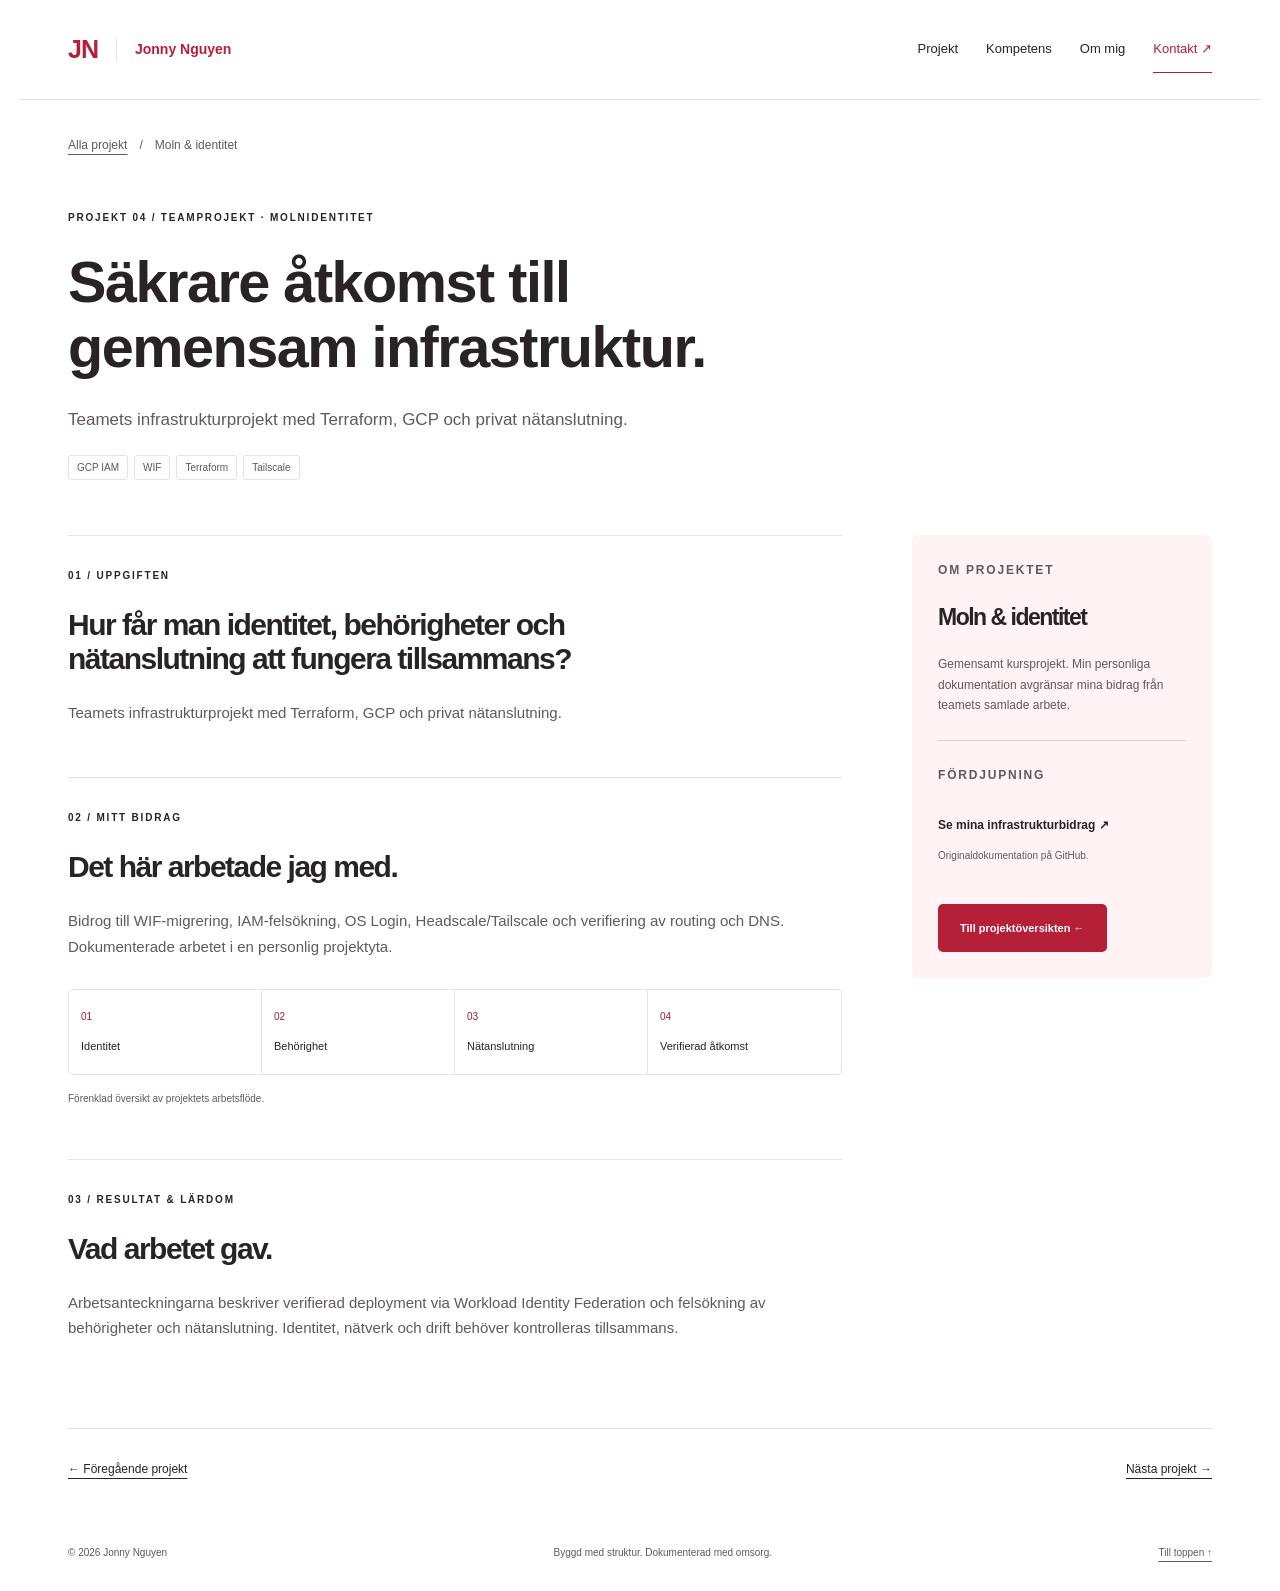
<file: projekt/cloud.html>
<!DOCTYPE html>
<html lang="sv">
 <head>
  <meta charset="utf-8"/>
  <meta content="width=device-width, initial-scale=1" name="viewport"/>
  <title>
   Moln &amp; identitet | Jonny Nguyen
  </title>
  <meta content="Teamets infrastrukturprojekt med Terraform, GCP och privat nätanslutning." name="description"/>
  <meta content="#b51f38" name="theme-color"/>
  <link href="../favicon.svg" rel="icon" type="image/svg+xml"/>
  <link href="../styles.css" rel="stylesheet"/>
 </head>
 <body>
  <a class="skip" href="#main">
   Hoppa till innehållet
  </a>
  <header>
   <a aria-label="Jonny Nguyen, startsida" class="brand" href="../index.html">
    JN
    <span>
     Jonny Nguyen
    </span>
   </a>
   <nav aria-label="Huvudnavigation">
    <a href="../index.html#projekt">
     Projekt
    </a>
    <a href="../index.html#kompetens">
     Kompetens
    </a>
    <a href="../index.html#om">
     Om mig
    </a>
    <a href="../index.html#kontakt">
     Kontakt ↗
    </a>
   </nav>
  </header>
  <main class="case-page" id="main">
   <nav aria-label="Brödsmulor" class="breadcrumb">
    <a href="../index.html#projekt">
     Alla projekt
    </a>
    <span aria-hidden="true">
     /
    </span>
    <span>
     Moln &amp; identitet
    </span>
   </nav>
   <section class="case-hero">
    <p class="eyebrow">
     PROJEKT 04 / TEAMPROJEKT · MOLNIDENTITET
    </p>
    <h1>
     Säkrare åtkomst till gemensam infrastruktur.
    </h1>
    <p class="intro">
     Teamets infrastrukturprojekt med Terraform, GCP och privat nätanslutning.
    </p>
    <div class="tags">
     <span>
      GCP IAM
     </span>
     <span>
      WIF
     </span>
     <span>
      Terraform
     </span>
     <span>
      Tailscale
     </span>
    </div>
   </section>
   <div class="case-layout">
    <div>
     <section class="case-section">
      <p class="eyebrow">
       01 / UPPGIFTEN
      </p>
      <h2>
       Hur får man identitet, behörigheter och nätanslutning att fungera tillsammans?
      </h2>
      <p>
       Teamets infrastrukturprojekt med Terraform, GCP och privat nätanslutning.
      </p>
     </section>
     <section class="case-section">
      <p class="eyebrow">
       02 / MITT BIDRAG
      </p>
      <h2>
       Det här arbetade jag med.
      </h2>
      <p>
       Bidrog till WIF-migrering, IAM-felsökning, OS Login, Headscale/Tailscale och verifiering av routing och DNS. Dokumenterade arbetet i en personlig projektyta.
      </p>
      <ol aria-label="Projektets övergripande arbetsflöde" class="process-diagram">
       <li>
        <span>
         01
        </span>
        Identitet
       </li>
       <li>
        <span>
         02
        </span>
        Behörighet
       </li>
       <li>
        <span>
         03
        </span>
        Nätanslutning
       </li>
       <li>
        <span>
         04
        </span>
        Verifierad åtkomst
       </li>
      </ol>
      <p class="caption">
       Förenklad översikt av projektets arbetsflöde.
      </p>
     </section>
     <section class="case-section">
      <p class="eyebrow">
       03 / RESULTAT &amp; LÄRDOM
      </p>
      <h2>
       Vad arbetet gav.
      </h2>
      <p>
       Arbetsanteckningarna beskriver verifierad deployment via Workload Identity Federation och felsökning av behörigheter och nätanslutning. Identitet, nätverk och drift behöver kontrolleras tillsammans.
      </p>
     </section>
    </div>
    <aside class="case-aside">
     <p class="eyebrow">
      OM PROJEKTET
     </p>
     <h2>
      Moln &amp; identitet
     </h2>
     <p>
      Gemensamt kursprojekt. Min personliga dokumentation avgränsar mina bidrag från teamets samlade arbete.
     </p>
     <hr/>
     <p class="eyebrow">
      FÖRDJUPNING
     </p>
     <a class="project-link" href="https://github.com/itsx25-team2/kurs6-team2-infra/tree/main/members/itzmejonny92">
      Se mina infrastrukturbidrag ↗
     </a>
     <p class="caption">
      Originaldokumentation på GitHub.
     </p>
     <a class="button" href="../index.html#projekt">
      Till projektöversikten ←
     </a>
    </aside>
   </div>
   <nav aria-label="Fler projekt" class="case-pagination">
    <a href="ml.html">
     ← Föregående projekt
    </a>
    <a href="platform.html">
     Nästa projekt →
    </a>
   </nav>
  </main>
  <footer>
   <span>
    © 2026 Jonny Nguyen
   </span>
   <span>
    Byggd med struktur. Dokumenterad med omsorg.
   </span>
   <a href="#main">
    Till toppen ↑
   </a>
  </footer>
 </body>
</html>
</file>
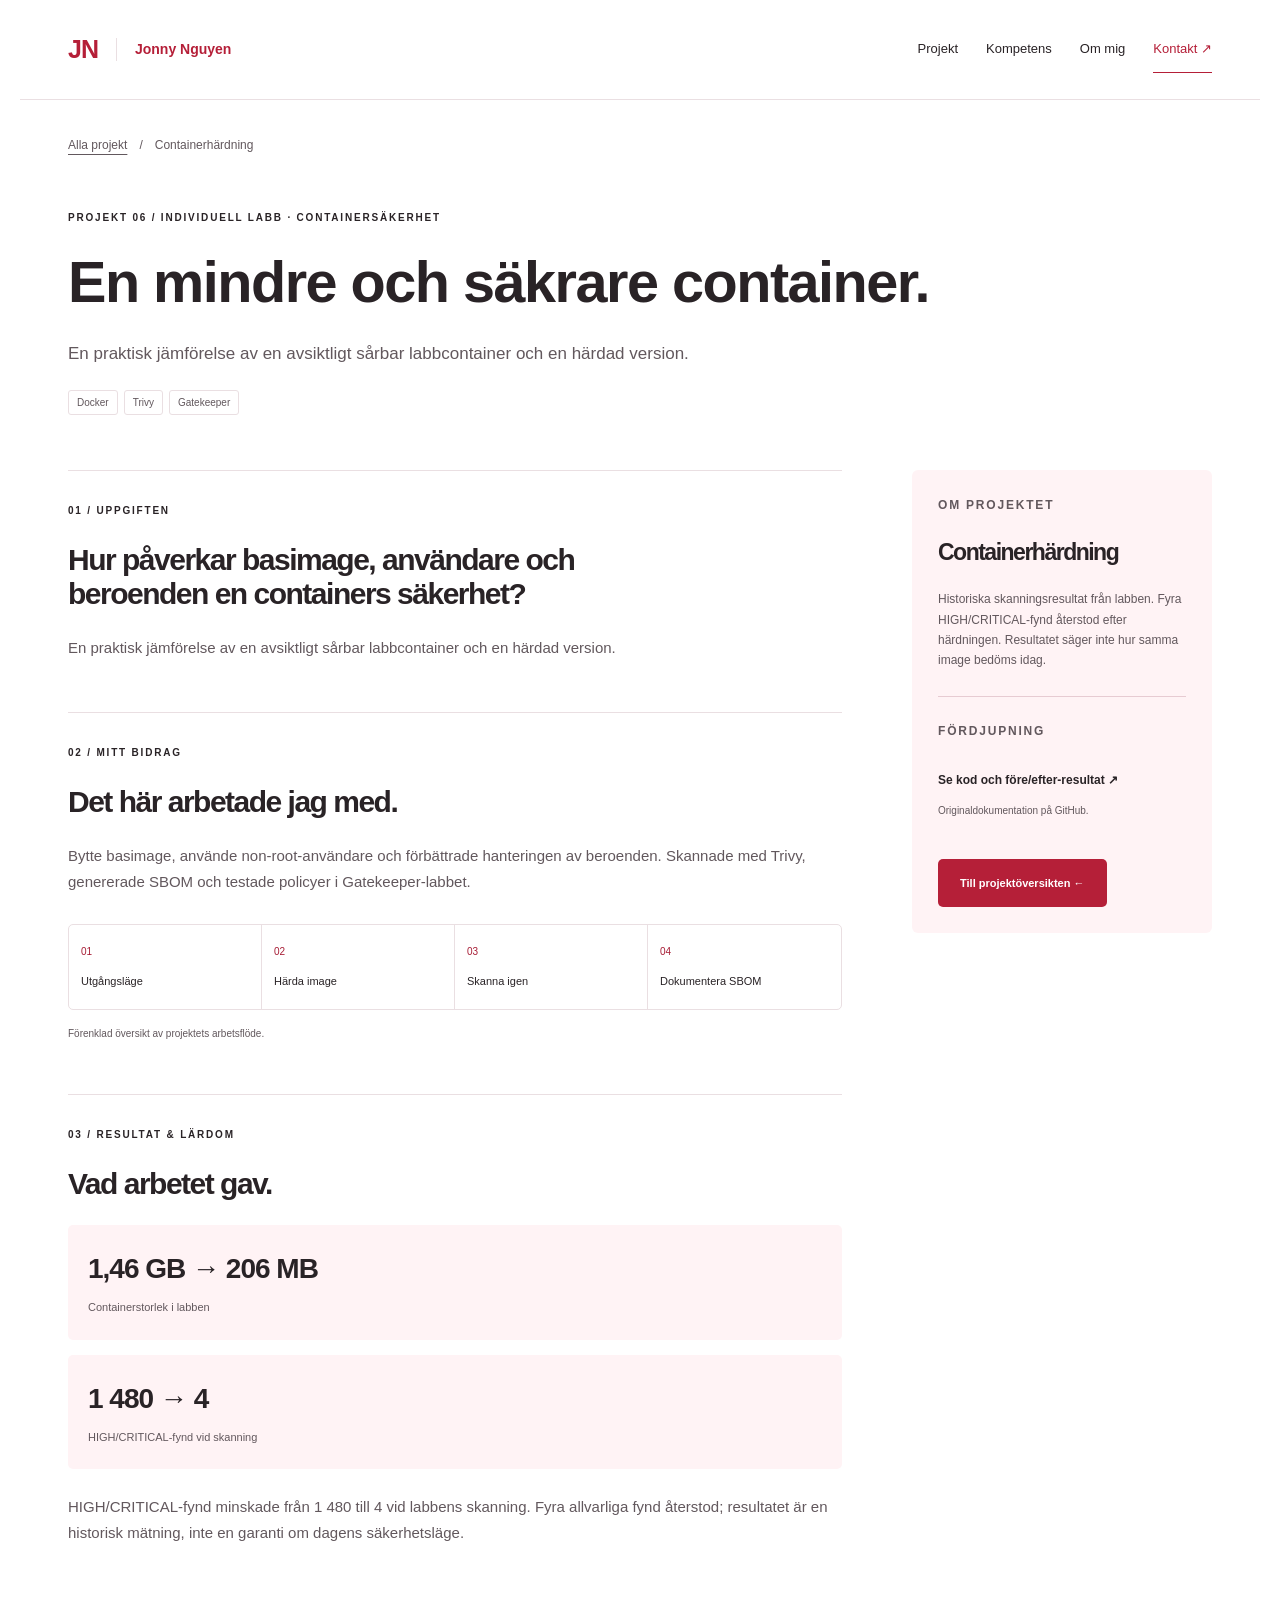
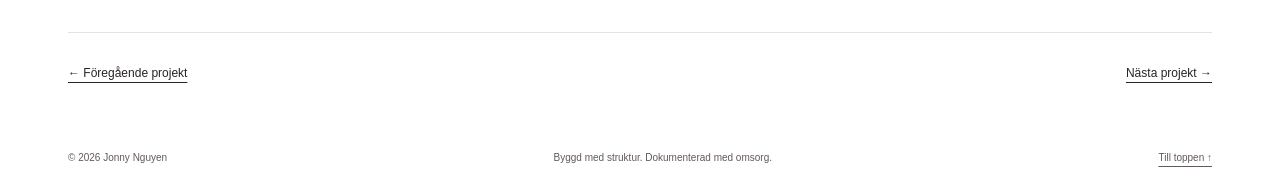
<file: projekt/container.html>
<!DOCTYPE html>
<html lang="sv">
 <head>
  <meta charset="utf-8"/>
  <meta content="width=device-width, initial-scale=1" name="viewport"/>
  <title>
   Containerhärdning | Jonny Nguyen
  </title>
  <meta content="En praktisk jämförelse av en avsiktligt sårbar labbcontainer och en härdad version." name="description"/>
  <meta content="#b51f38" name="theme-color"/>
  <link href="../favicon.svg" rel="icon" type="image/svg+xml"/>
  <link href="../styles.css" rel="stylesheet"/>
 </head>
 <body>
  <a class="skip" href="#main">
   Hoppa till innehållet
  </a>
  <header>
   <a aria-label="Jonny Nguyen, startsida" class="brand" href="../index.html">
    JN
    <span>
     Jonny Nguyen
    </span>
   </a>
   <nav aria-label="Huvudnavigation">
    <a href="../index.html#projekt">
     Projekt
    </a>
    <a href="../index.html#kompetens">
     Kompetens
    </a>
    <a href="../index.html#om">
     Om mig
    </a>
    <a href="../index.html#kontakt">
     Kontakt ↗
    </a>
   </nav>
  </header>
  <main class="case-page" id="main">
   <nav aria-label="Brödsmulor" class="breadcrumb">
    <a href="../index.html#projekt">
     Alla projekt
    </a>
    <span aria-hidden="true">
     /
    </span>
    <span>
     Containerhärdning
    </span>
   </nav>
   <section class="case-hero">
    <p class="eyebrow">
     PROJEKT 06 / INDIVIDUELL LABB · CONTAINERSÄKERHET
    </p>
    <h1>
     En mindre och säkrare container.
    </h1>
    <p class="intro">
     En praktisk jämförelse av en avsiktligt sårbar labbcontainer och en härdad version.
    </p>
    <div class="tags">
     <span>
      Docker
     </span>
     <span>
      Trivy
     </span>
     <span>
      Gatekeeper
     </span>
    </div>
   </section>
   <div class="case-layout">
    <div>
     <section class="case-section">
      <p class="eyebrow">
       01 / UPPGIFTEN
      </p>
      <h2>
       Hur påverkar basimage, användare och beroenden en containers säkerhet?
      </h2>
      <p>
       En praktisk jämförelse av en avsiktligt sårbar labbcontainer och en härdad version.
      </p>
     </section>
     <section class="case-section">
      <p class="eyebrow">
       02 / MITT BIDRAG
      </p>
      <h2>
       Det här arbetade jag med.
      </h2>
      <p>
       Bytte basimage, använde non-root-användare och förbättrade hanteringen av beroenden. Skannade med Trivy, genererade SBOM och testade policyer i Gatekeeper-labbet.
      </p>
      <ol aria-label="Projektets övergripande arbetsflöde" class="process-diagram">
       <li>
        <span>
         01
        </span>
        Utgångsläge
       </li>
       <li>
        <span>
         02
        </span>
        Härda image
       </li>
       <li>
        <span>
         03
        </span>
        Skanna igen
       </li>
       <li>
        <span>
         04
        </span>
        Dokumentera SBOM
       </li>
      </ol>
      <p class="caption">
       Förenklad översikt av projektets arbetsflöde.
      </p>
     </section>
     <section class="case-section">
      <p class="eyebrow">
       03 / RESULTAT &amp; LÄRDOM
      </p>
      <h2>
       Vad arbetet gav.
      </h2>
      <div class="results">
       <div>
        <strong>
         1,46 GB → 206 MB
        </strong>
        <span>
         Containerstorlek i labben
        </span>
       </div>
       <div>
        <strong>
         1 480 → 4
        </strong>
        <span>
         HIGH/CRITICAL-fynd vid skanning
        </span>
       </div>
      </div>
      <p>
       HIGH/CRITICAL-fynd minskade från 1 480 till 4 vid labbens skanning. Fyra allvarliga fynd återstod; resultatet är en historisk mätning, inte en garanti om dagens säkerhetsläge.
      </p>
     </section>
    </div>
    <aside class="case-aside">
     <p class="eyebrow">
      OM PROJEKTET
     </p>
     <h2>
      Containerhärdning
     </h2>
     <p>
      Historiska skanningsresultat från labben. Fyra HIGH/CRITICAL-fynd återstod efter härdningen. Resultatet säger inte hur samma image bedöms idag.
     </p>
     <hr/>
     <p class="eyebrow">
      FÖRDJUPNING
     </p>
     <a class="project-link" href="https://github.com/Itzmejonny92/lab2-container-security">
      Se kod och före/efter-resultat ↗
     </a>
     <p class="caption">
      Originaldokumentation på GitHub.
     </p>
     <a class="button" href="../index.html#projekt">
      Till projektöversikten ←
     </a>
    </aside>
   </div>
   <nav aria-label="Fler projekt" class="case-pagination">
    <a href="platform.html">
     ← Föregående projekt
    </a>
    <a href="terraform.html">
     Nästa projekt →
    </a>
   </nav>
  </main>
  <footer>
   <span>
    © 2026 Jonny Nguyen
   </span>
   <span>
    Byggd med struktur. Dokumenterad med omsorg.
   </span>
   <a href="#main">
    Till toppen ↑
   </a>
  </footer>
 </body>
</html>
</file>
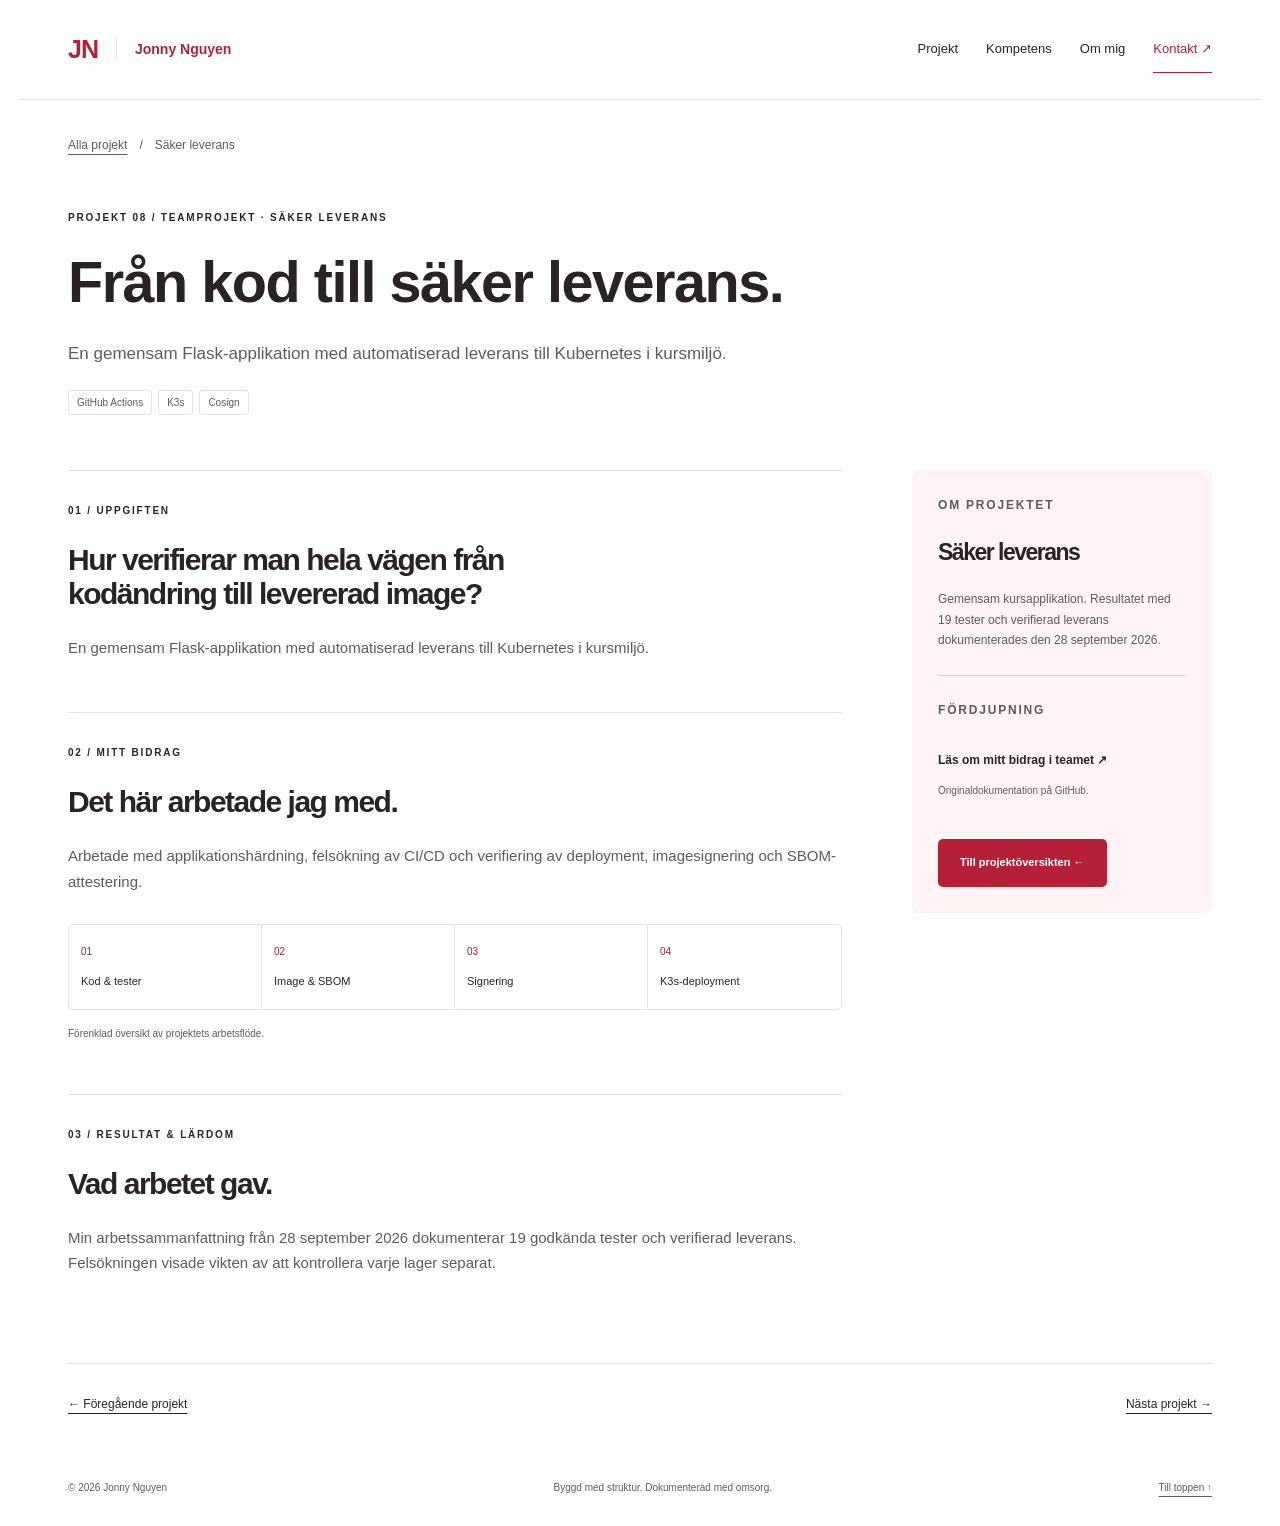
<file: projekt/delivery.html>
<!DOCTYPE html>
<html lang="sv">
 <head>
  <meta charset="utf-8"/>
  <meta content="width=device-width, initial-scale=1" name="viewport"/>
  <title>
   Säker leverans | Jonny Nguyen
  </title>
  <meta content="En gemensam Flask-applikation med automatiserad leverans till Kubernetes i kursmiljö." name="description"/>
  <meta content="#b51f38" name="theme-color"/>
  <link href="../favicon.svg" rel="icon" type="image/svg+xml"/>
  <link href="../styles.css" rel="stylesheet"/>
 </head>
 <body>
  <a class="skip" href="#main">
   Hoppa till innehållet
  </a>
  <header>
   <a aria-label="Jonny Nguyen, startsida" class="brand" href="../index.html">
    JN
    <span>
     Jonny Nguyen
    </span>
   </a>
   <nav aria-label="Huvudnavigation">
    <a href="../index.html#projekt">
     Projekt
    </a>
    <a href="../index.html#kompetens">
     Kompetens
    </a>
    <a href="../index.html#om">
     Om mig
    </a>
    <a href="../index.html#kontakt">
     Kontakt ↗
    </a>
   </nav>
  </header>
  <main class="case-page" id="main">
   <nav aria-label="Brödsmulor" class="breadcrumb">
    <a href="../index.html#projekt">
     Alla projekt
    </a>
    <span aria-hidden="true">
     /
    </span>
    <span>
     Säker leverans
    </span>
   </nav>
   <section class="case-hero">
    <p class="eyebrow">
     PROJEKT 08 / TEAMPROJEKT · SÄKER LEVERANS
    </p>
    <h1>
     Från kod till säker leverans.
    </h1>
    <p class="intro">
     En gemensam Flask-applikation med automatiserad leverans till Kubernetes i kursmiljö.
    </p>
    <div class="tags">
     <span>
      GitHub Actions
     </span>
     <span>
      K3s
     </span>
     <span>
      Cosign
     </span>
    </div>
   </section>
   <div class="case-layout">
    <div>
     <section class="case-section">
      <p class="eyebrow">
       01 / UPPGIFTEN
      </p>
      <h2>
       Hur verifierar man hela vägen från kodändring till levererad image?
      </h2>
      <p>
       En gemensam Flask-applikation med automatiserad leverans till Kubernetes i kursmiljö.
      </p>
     </section>
     <section class="case-section">
      <p class="eyebrow">
       02 / MITT BIDRAG
      </p>
      <h2>
       Det här arbetade jag med.
      </h2>
      <p>
       Arbetade med applikationshärdning, felsökning av CI/CD och verifiering av deployment, imagesignering och SBOM-attestering.
      </p>
      <ol aria-label="Projektets övergripande arbetsflöde" class="process-diagram">
       <li>
        <span>
         01
        </span>
        Kod &amp; tester
       </li>
       <li>
        <span>
         02
        </span>
        Image &amp; SBOM
       </li>
       <li>
        <span>
         03
        </span>
        Signering
       </li>
       <li>
        <span>
         04
        </span>
        K3s-deployment
       </li>
      </ol>
      <p class="caption">
       Förenklad översikt av projektets arbetsflöde.
      </p>
     </section>
     <section class="case-section">
      <p class="eyebrow">
       03 / RESULTAT &amp; LÄRDOM
      </p>
      <h2>
       Vad arbetet gav.
      </h2>
      <p>
       Min arbetssammanfattning från 28 september 2026 dokumenterar 19 godkända tester och verifierad leverans. Felsökningen visade vikten av att kontrollera varje lager separat.
      </p>
     </section>
    </div>
    <aside class="case-aside">
     <p class="eyebrow">
      OM PROJEKTET
     </p>
     <h2>
      Säker leverans
     </h2>
     <p>
      Gemensam kursapplikation. Resultatet med 19 tester och verifierad leverans dokumenterades den 28 september 2026.
     </p>
     <hr/>
     <p class="eyebrow">
      FÖRDJUPNING
     </p>
     <a class="project-link" href="https://github.com/itsx25-team2/company-website/blob/main/members/itzmejonny92/work_summary_2026-09-28.md">
      Läs om mitt bidrag i teamet ↗
     </a>
     <p class="caption">
      Originaldokumentation på GitHub.
     </p>
     <a class="button" href="../index.html#projekt">
      Till projektöversikten ←
     </a>
    </aside>
   </div>
   <nav aria-label="Fler projekt" class="case-pagination">
    <a href="terraform.html">
     ← Föregående projekt
    </a>
    <a href="soc.html">
     Nästa projekt →
    </a>
   </nav>
  </main>
  <footer>
   <span>
    © 2026 Jonny Nguyen
   </span>
   <span>
    Byggd med struktur. Dokumenterad med omsorg.
   </span>
   <a href="#main">
    Till toppen ↑
   </a>
  </footer>
 </body>
</html>
</file>
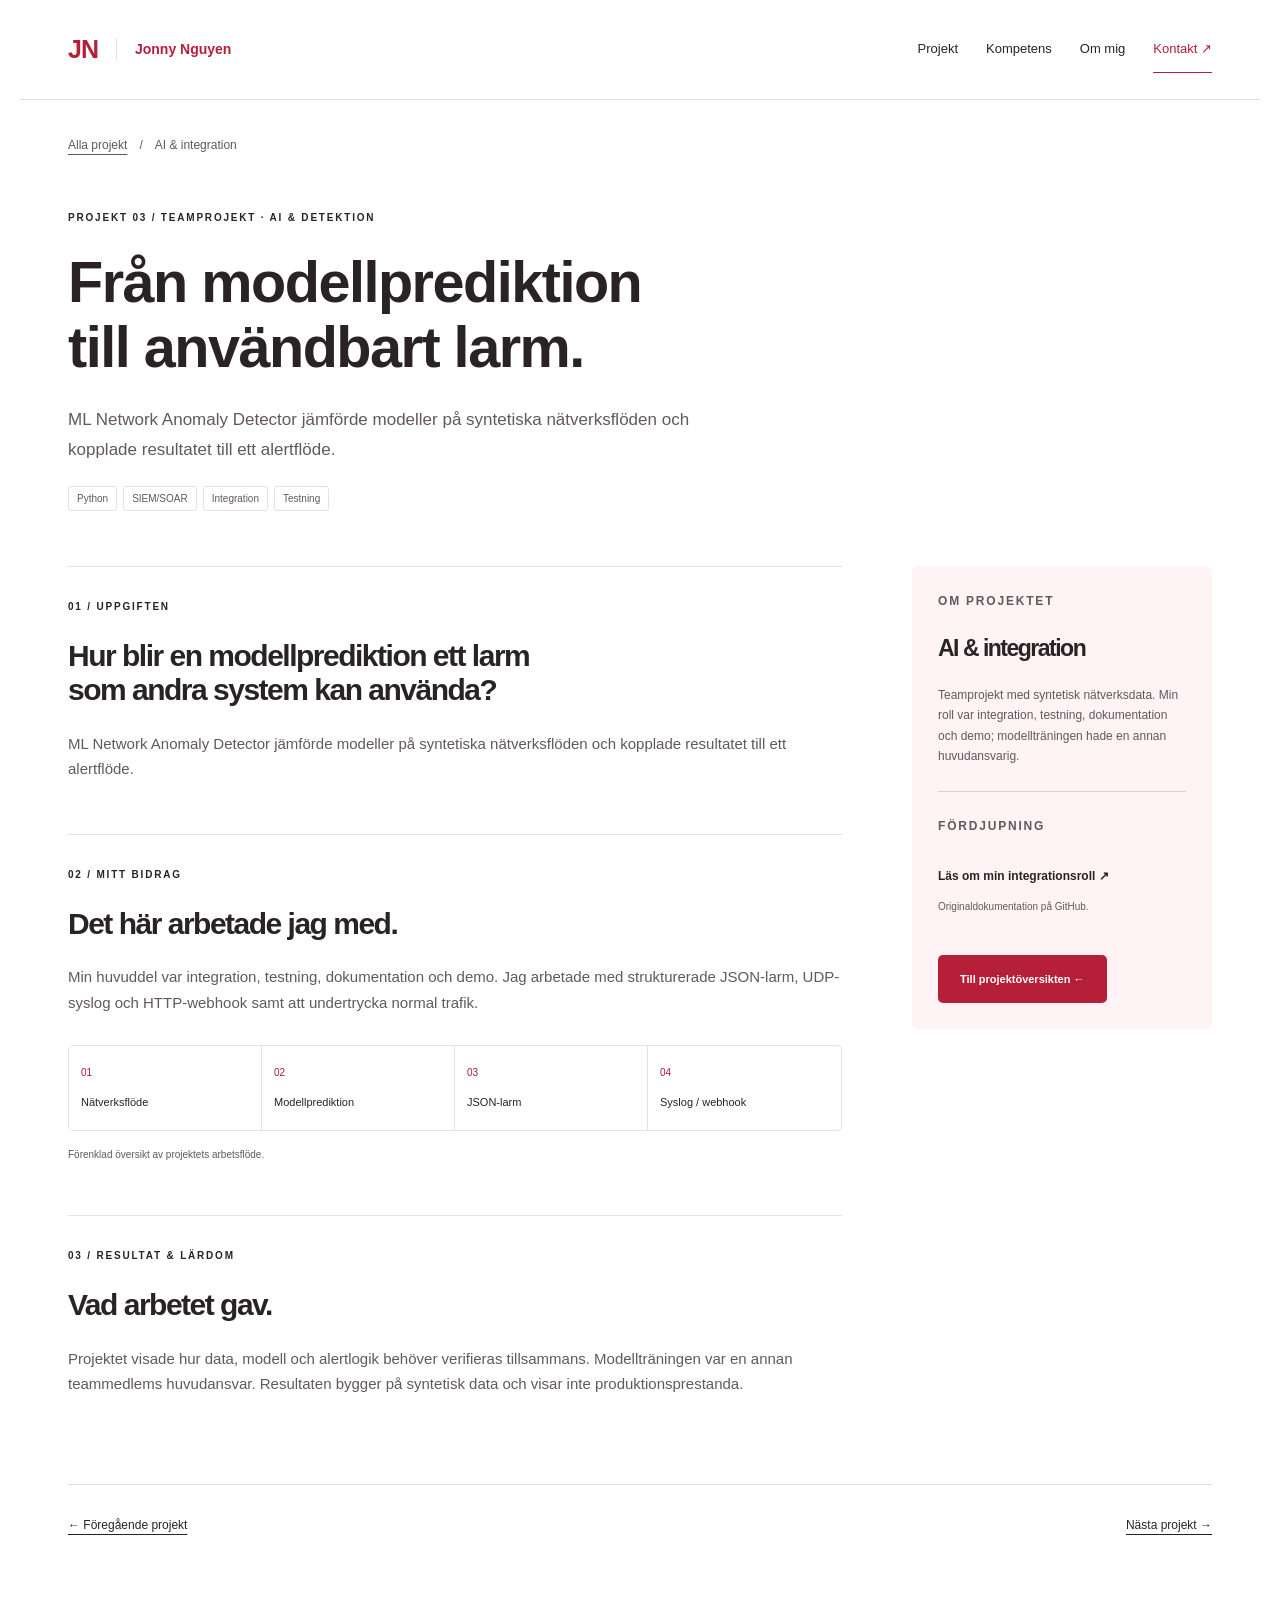
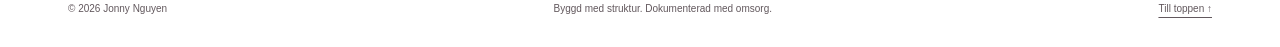
<file: projekt/ml.html>
<!DOCTYPE html>
<html lang="sv">
 <head>
  <meta charset="utf-8"/>
  <meta content="width=device-width, initial-scale=1" name="viewport"/>
  <title>
   AI &amp; integration | Jonny Nguyen
  </title>
  <meta content="ML Network Anomaly Detector jämförde modeller på syntetiska nätverksflöden och kopplade resultatet till ett alertflöde." name="description"/>
  <meta content="#b51f38" name="theme-color"/>
  <link href="../favicon.svg" rel="icon" type="image/svg+xml"/>
  <link href="../styles.css" rel="stylesheet"/>
 </head>
 <body>
  <a class="skip" href="#main">
   Hoppa till innehållet
  </a>
  <header>
   <a aria-label="Jonny Nguyen, startsida" class="brand" href="../index.html">
    JN
    <span>
     Jonny Nguyen
    </span>
   </a>
   <nav aria-label="Huvudnavigation">
    <a href="../index.html#projekt">
     Projekt
    </a>
    <a href="../index.html#kompetens">
     Kompetens
    </a>
    <a href="../index.html#om">
     Om mig
    </a>
    <a href="../index.html#kontakt">
     Kontakt ↗
    </a>
   </nav>
  </header>
  <main class="case-page" id="main">
   <nav aria-label="Brödsmulor" class="breadcrumb">
    <a href="../index.html#projekt">
     Alla projekt
    </a>
    <span aria-hidden="true">
     /
    </span>
    <span>
     AI &amp; integration
    </span>
   </nav>
   <section class="case-hero">
    <p class="eyebrow">
     PROJEKT 03 / TEAMPROJEKT · AI &amp; DETEKTION
    </p>
    <h1>
     Från modellprediktion till användbart larm.
    </h1>
    <p class="intro">
     ML Network Anomaly Detector jämförde modeller på syntetiska nätverksflöden och kopplade resultatet till ett alertflöde.
    </p>
    <div class="tags">
     <span>
      Python
     </span>
     <span>
      SIEM/SOAR
     </span>
     <span>
      Integration
     </span>
     <span>
      Testning
     </span>
    </div>
   </section>
   <div class="case-layout">
    <div>
     <section class="case-section">
      <p class="eyebrow">
       01 / UPPGIFTEN
      </p>
      <h2>
       Hur blir en modellprediktion ett larm som andra system kan använda?
      </h2>
      <p>
       ML Network Anomaly Detector jämförde modeller på syntetiska nätverksflöden och kopplade resultatet till ett alertflöde.
      </p>
     </section>
     <section class="case-section">
      <p class="eyebrow">
       02 / MITT BIDRAG
      </p>
      <h2>
       Det här arbetade jag med.
      </h2>
      <p>
       Min huvuddel var integration, testning, dokumentation och demo. Jag arbetade med strukturerade JSON-larm, UDP-syslog och HTTP-webhook samt att undertrycka normal trafik.
      </p>
      <ol aria-label="Projektets övergripande arbetsflöde" class="process-diagram">
       <li>
        <span>
         01
        </span>
        Nätverksflöde
       </li>
       <li>
        <span>
         02
        </span>
        Modellprediktion
       </li>
       <li>
        <span>
         03
        </span>
        JSON-larm
       </li>
       <li>
        <span>
         04
        </span>
        Syslog / webhook
       </li>
      </ol>
      <p class="caption">
       Förenklad översikt av projektets arbetsflöde.
      </p>
     </section>
     <section class="case-section">
      <p class="eyebrow">
       03 / RESULTAT &amp; LÄRDOM
      </p>
      <h2>
       Vad arbetet gav.
      </h2>
      <p>
       Projektet visade hur data, modell och alertlogik behöver verifieras tillsammans. Modellträningen var en annan teammedlems huvudansvar. Resultaten bygger på syntetisk data och visar inte produktionsprestanda.
      </p>
     </section>
    </div>
    <aside class="case-aside">
     <p class="eyebrow">
      OM PROJEKTET
     </p>
     <h2>
      AI &amp; integration
     </h2>
     <p>
      Teamprojekt med syntetisk nätverksdata. Min roll var integration, testning, dokumentation och demo; modellträningen hade en annan huvudansvarig.
     </p>
     <hr/>
     <p class="eyebrow">
      FÖRDJUPNING
     </p>
     <a class="project-link" href="https://github.com/Itzmejonny92/AIS-slutreflektion">
      Läs om min integrationsroll ↗
     </a>
     <p class="caption">
      Originaldokumentation på GitHub.
     </p>
     <a class="button" href="../index.html#projekt">
      Till projektöversikten ←
     </a>
    </aside>
   </div>
   <nav aria-label="Fler projekt" class="case-pagination">
    <a href="ot.html">
     ← Föregående projekt
    </a>
    <a href="cloud.html">
     Nästa projekt →
    </a>
   </nav>
  </main>
  <footer>
   <span>
    © 2026 Jonny Nguyen
   </span>
   <span>
    Byggd med struktur. Dokumenterad med omsorg.
   </span>
   <a href="#main">
    Till toppen ↑
   </a>
  </footer>
 </body>
</html>
</file>
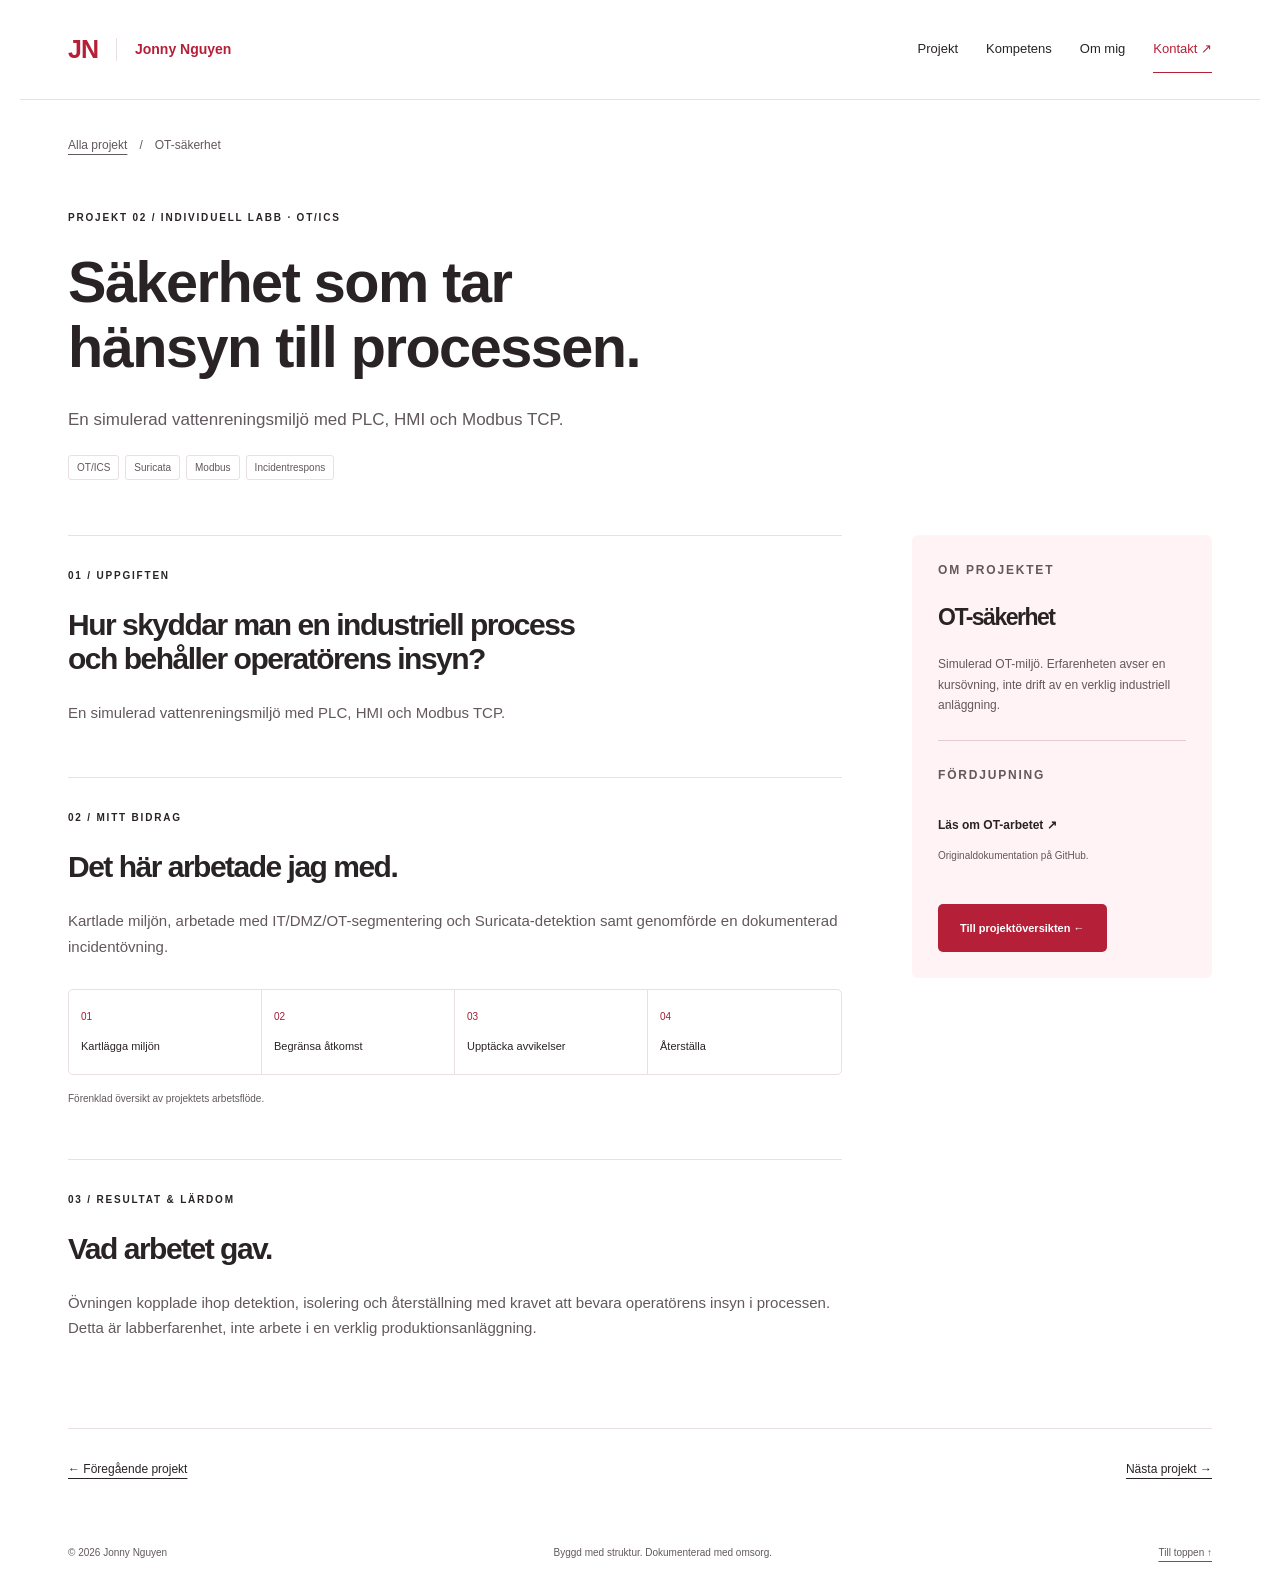
<file: projekt/ot.html>
<!DOCTYPE html>
<html lang="sv">
 <head>
  <meta charset="utf-8"/>
  <meta content="width=device-width, initial-scale=1" name="viewport"/>
  <title>
   OT-säkerhet | Jonny Nguyen
  </title>
  <meta content="En simulerad vattenreningsmiljö med PLC, HMI och Modbus TCP." name="description"/>
  <meta content="#b51f38" name="theme-color"/>
  <link href="../favicon.svg" rel="icon" type="image/svg+xml"/>
  <link href="../styles.css" rel="stylesheet"/>
 </head>
 <body>
  <a class="skip" href="#main">
   Hoppa till innehållet
  </a>
  <header>
   <a aria-label="Jonny Nguyen, startsida" class="brand" href="../index.html">
    JN
    <span>
     Jonny Nguyen
    </span>
   </a>
   <nav aria-label="Huvudnavigation">
    <a href="../index.html#projekt">
     Projekt
    </a>
    <a href="../index.html#kompetens">
     Kompetens
    </a>
    <a href="../index.html#om">
     Om mig
    </a>
    <a href="../index.html#kontakt">
     Kontakt ↗
    </a>
   </nav>
  </header>
  <main class="case-page" id="main">
   <nav aria-label="Brödsmulor" class="breadcrumb">
    <a href="../index.html#projekt">
     Alla projekt
    </a>
    <span aria-hidden="true">
     /
    </span>
    <span>
     OT-säkerhet
    </span>
   </nav>
   <section class="case-hero">
    <p class="eyebrow">
     PROJEKT 02 / INDIVIDUELL LABB · OT/ICS
    </p>
    <h1>
     Säkerhet som tar hänsyn till processen.
    </h1>
    <p class="intro">
     En simulerad vattenreningsmiljö med PLC, HMI och Modbus TCP.
    </p>
    <div class="tags">
     <span>
      OT/ICS
     </span>
     <span>
      Suricata
     </span>
     <span>
      Modbus
     </span>
     <span>
      Incidentrespons
     </span>
    </div>
   </section>
   <div class="case-layout">
    <div>
     <section class="case-section">
      <p class="eyebrow">
       01 / UPPGIFTEN
      </p>
      <h2>
       Hur skyddar man en industriell process och behåller operatörens insyn?
      </h2>
      <p>
       En simulerad vattenreningsmiljö med PLC, HMI och Modbus TCP.
      </p>
     </section>
     <section class="case-section">
      <p class="eyebrow">
       02 / MITT BIDRAG
      </p>
      <h2>
       Det här arbetade jag med.
      </h2>
      <p>
       Kartlade miljön, arbetade med IT/DMZ/OT-segmentering och Suricata-detektion samt genomförde en dokumenterad incidentövning.
      </p>
      <ol aria-label="Projektets övergripande arbetsflöde" class="process-diagram">
       <li>
        <span>
         01
        </span>
        Kartlägga miljön
       </li>
       <li>
        <span>
         02
        </span>
        Begränsa åtkomst
       </li>
       <li>
        <span>
         03
        </span>
        Upptäcka avvikelser
       </li>
       <li>
        <span>
         04
        </span>
        Återställa
       </li>
      </ol>
      <p class="caption">
       Förenklad översikt av projektets arbetsflöde.
      </p>
     </section>
     <section class="case-section">
      <p class="eyebrow">
       03 / RESULTAT &amp; LÄRDOM
      </p>
      <h2>
       Vad arbetet gav.
      </h2>
      <p>
       Övningen kopplade ihop detektion, isolering och återställning med kravet att bevara operatörens insyn i processen. Detta är labberfarenhet, inte arbete i en verklig produktionsanläggning.
      </p>
     </section>
    </div>
    <aside class="case-aside">
     <p class="eyebrow">
      OM PROJEKTET
     </p>
     <h2>
      OT-säkerhet
     </h2>
     <p>
      Simulerad OT-miljö. Erfarenheten avser en kursövning, inte drift av en verklig industriell anläggning.
     </p>
     <hr/>
     <p class="eyebrow">
      FÖRDJUPNING
     </p>
     <a class="project-link" href="https://github.com/Itzmejonny92/AIS-slutreflektion">
      Läs om OT-arbetet ↗
     </a>
     <p class="caption">
      Originaldokumentation på GitHub.
     </p>
     <a class="button" href="../index.html#projekt">
      Till projektöversikten ←
     </a>
    </aside>
   </div>
   <nav aria-label="Fler projekt" class="case-pagination">
    <a href="soc.html">
     ← Föregående projekt
    </a>
    <a href="ml.html">
     Nästa projekt →
    </a>
   </nav>
  </main>
  <footer>
   <span>
    © 2026 Jonny Nguyen
   </span>
   <span>
    Byggd med struktur. Dokumenterad med omsorg.
   </span>
   <a href="#main">
    Till toppen ↑
   </a>
  </footer>
 </body>
</html>
</file>
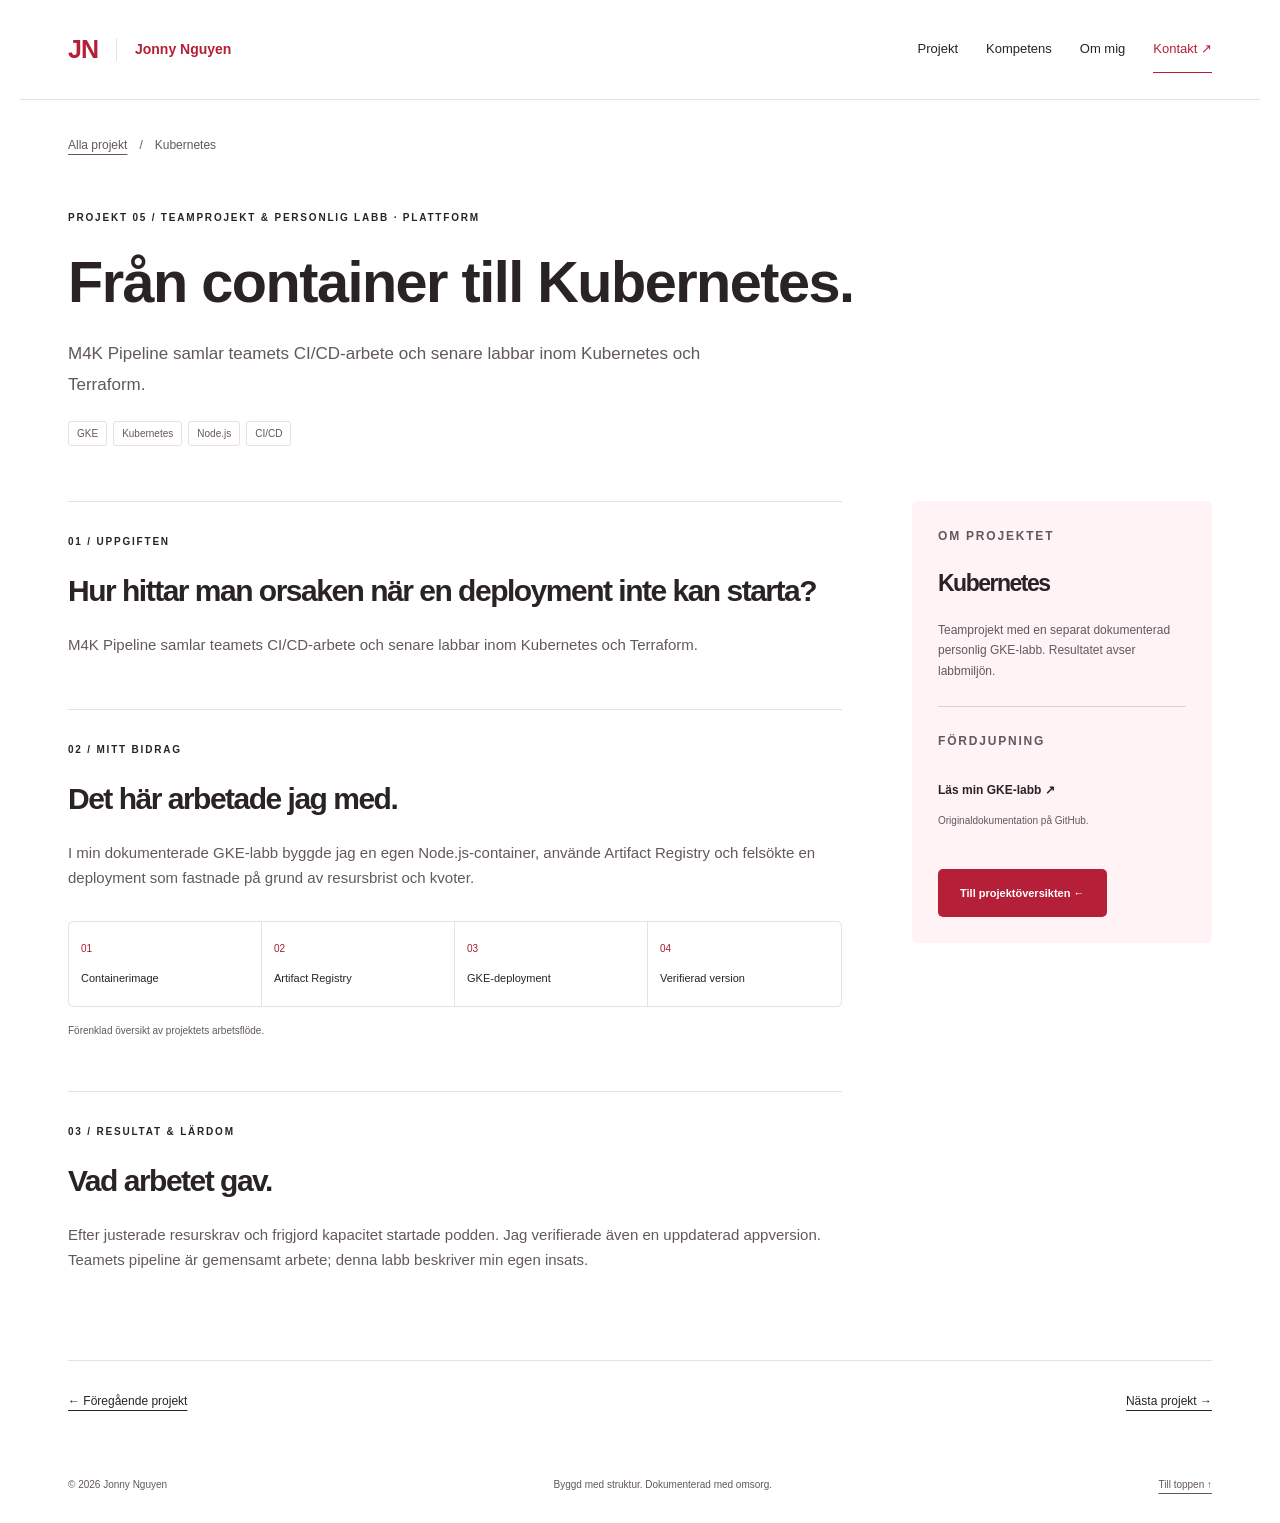
<file: projekt/platform.html>
<!DOCTYPE html>
<html lang="sv">
 <head>
  <meta charset="utf-8"/>
  <meta content="width=device-width, initial-scale=1" name="viewport"/>
  <title>
   Kubernetes | Jonny Nguyen
  </title>
  <meta content="M4K Pipeline samlar teamets CI/CD-arbete och senare labbar inom Kubernetes och Terraform." name="description"/>
  <meta content="#b51f38" name="theme-color"/>
  <link href="../favicon.svg" rel="icon" type="image/svg+xml"/>
  <link href="../styles.css" rel="stylesheet"/>
 </head>
 <body>
  <a class="skip" href="#main">
   Hoppa till innehållet
  </a>
  <header>
   <a aria-label="Jonny Nguyen, startsida" class="brand" href="../index.html">
    JN
    <span>
     Jonny Nguyen
    </span>
   </a>
   <nav aria-label="Huvudnavigation">
    <a href="../index.html#projekt">
     Projekt
    </a>
    <a href="../index.html#kompetens">
     Kompetens
    </a>
    <a href="../index.html#om">
     Om mig
    </a>
    <a href="../index.html#kontakt">
     Kontakt ↗
    </a>
   </nav>
  </header>
  <main class="case-page" id="main">
   <nav aria-label="Brödsmulor" class="breadcrumb">
    <a href="../index.html#projekt">
     Alla projekt
    </a>
    <span aria-hidden="true">
     /
    </span>
    <span>
     Kubernetes
    </span>
   </nav>
   <section class="case-hero">
    <p class="eyebrow">
     PROJEKT 05 / TEAMPROJEKT &amp; PERSONLIG LABB · PLATTFORM
    </p>
    <h1>
     Från container till Kubernetes.
    </h1>
    <p class="intro">
     M4K Pipeline samlar teamets CI/CD-arbete och senare labbar inom Kubernetes och Terraform.
    </p>
    <div class="tags">
     <span>
      GKE
     </span>
     <span>
      Kubernetes
     </span>
     <span>
      Node.js
     </span>
     <span>
      CI/CD
     </span>
    </div>
   </section>
   <div class="case-layout">
    <div>
     <section class="case-section">
      <p class="eyebrow">
       01 / UPPGIFTEN
      </p>
      <h2>
       Hur hittar man orsaken när en deployment inte kan starta?
      </h2>
      <p>
       M4K Pipeline samlar teamets CI/CD-arbete och senare labbar inom Kubernetes och Terraform.
      </p>
     </section>
     <section class="case-section">
      <p class="eyebrow">
       02 / MITT BIDRAG
      </p>
      <h2>
       Det här arbetade jag med.
      </h2>
      <p>
       I min dokumenterade GKE-labb byggde jag en egen Node.js-container, använde Artifact Registry och felsökte en deployment som fastnade på grund av resursbrist och kvoter.
      </p>
      <ol aria-label="Projektets övergripande arbetsflöde" class="process-diagram">
       <li>
        <span>
         01
        </span>
        Containerimage
       </li>
       <li>
        <span>
         02
        </span>
        Artifact Registry
       </li>
       <li>
        <span>
         03
        </span>
        GKE-deployment
       </li>
       <li>
        <span>
         04
        </span>
        Verifierad version
       </li>
      </ol>
      <p class="caption">
       Förenklad översikt av projektets arbetsflöde.
      </p>
     </section>
     <section class="case-section">
      <p class="eyebrow">
       03 / RESULTAT &amp; LÄRDOM
      </p>
      <h2>
       Vad arbetet gav.
      </h2>
      <p>
       Efter justerade resurskrav och frigjord kapacitet startade podden. Jag verifierade även en uppdaterad appversion. Teamets pipeline är gemensamt arbete; denna labb beskriver min egen insats.
      </p>
     </section>
    </div>
    <aside class="case-aside">
     <p class="eyebrow">
      OM PROJEKTET
     </p>
     <h2>
      Kubernetes
     </h2>
     <p>
      Teamprojekt med en separat dokumenterad personlig GKE-labb. Resultatet avser labbmiljön.
     </p>
     <hr/>
     <p class="eyebrow">
      FÖRDJUPNING
     </p>
     <a class="project-link" href="https://github.com/Itzmejonny92/M4K-Pipeline-main/blob/main/docs/reports/week6-labb-jonny-nguyen.md">
      Läs min GKE-labb ↗
     </a>
     <p class="caption">
      Originaldokumentation på GitHub.
     </p>
     <a class="button" href="../index.html#projekt">
      Till projektöversikten ←
     </a>
    </aside>
   </div>
   <nav aria-label="Fler projekt" class="case-pagination">
    <a href="cloud.html">
     ← Föregående projekt
    </a>
    <a href="container.html">
     Nästa projekt →
    </a>
   </nav>
  </main>
  <footer>
   <span>
    © 2026 Jonny Nguyen
   </span>
   <span>
    Byggd med struktur. Dokumenterad med omsorg.
   </span>
   <a href="#main">
    Till toppen ↑
   </a>
  </footer>
 </body>
</html>
</file>
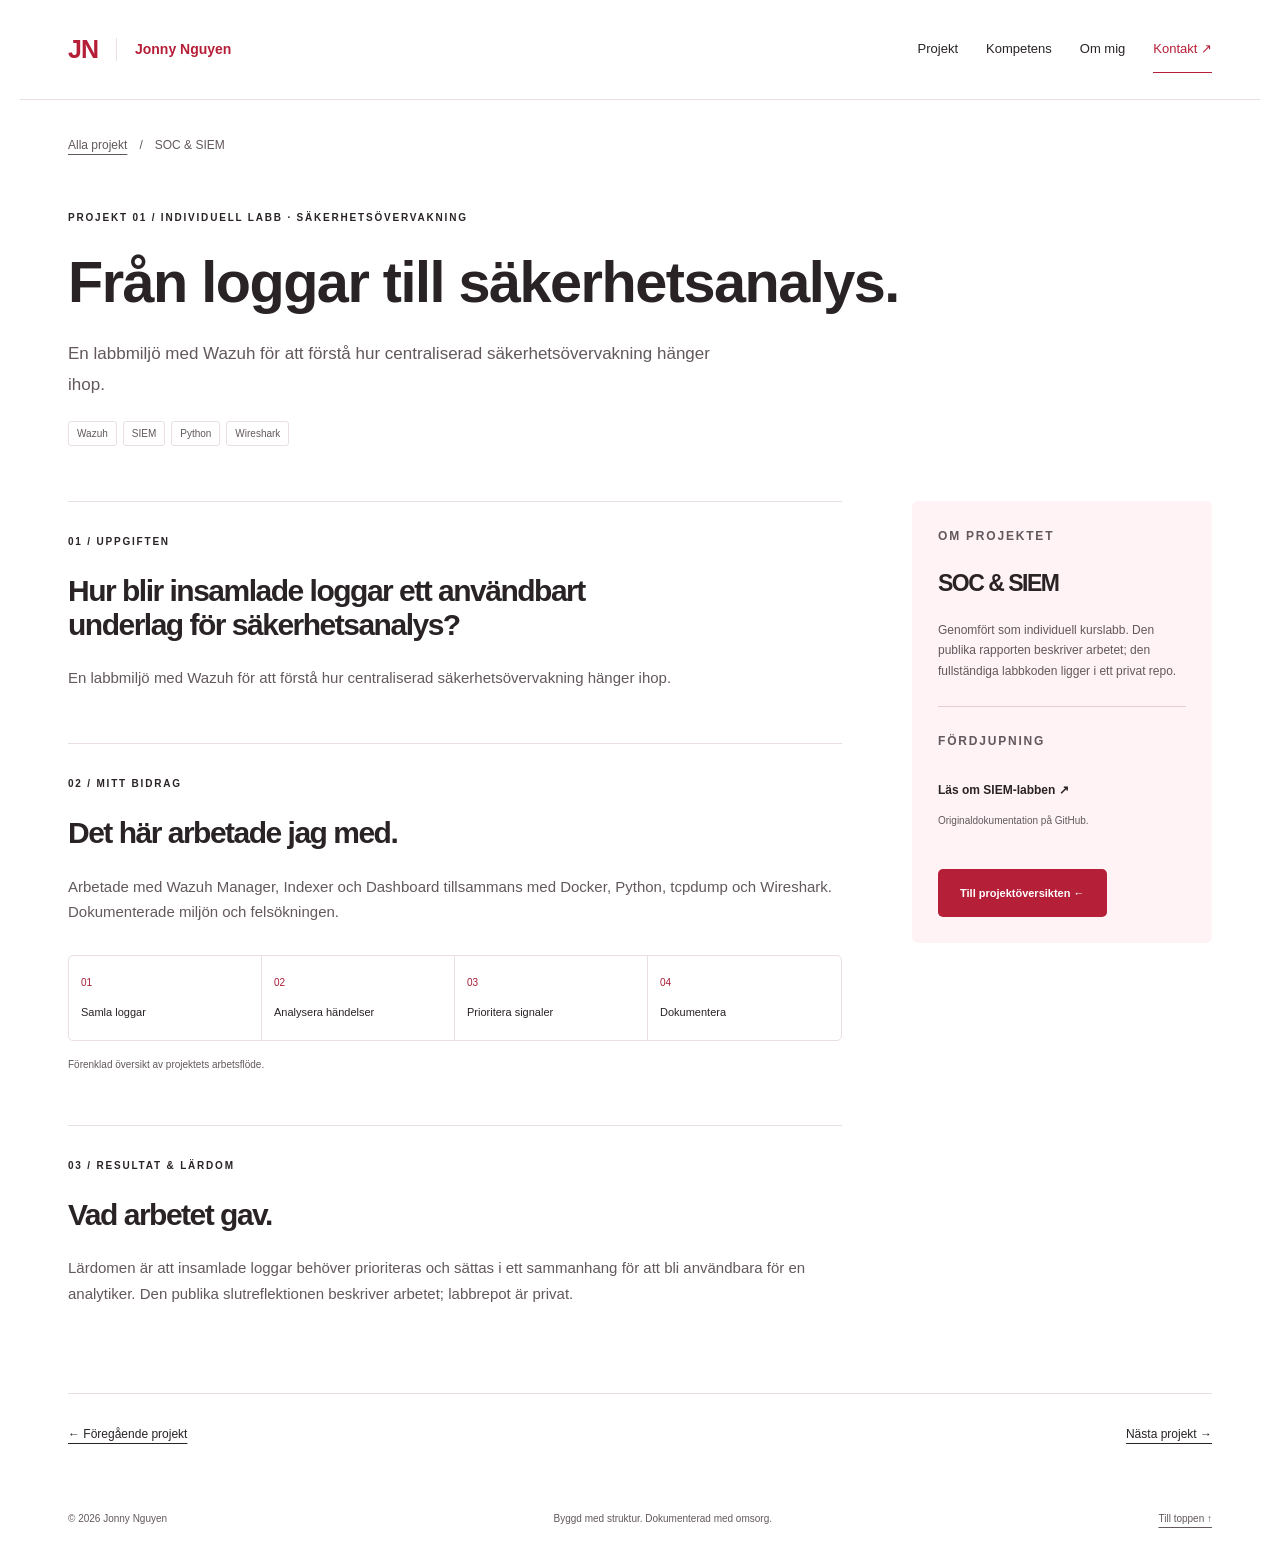
<file: projekt/soc.html>
<!DOCTYPE html>
<html lang="sv">
 <head>
  <meta charset="utf-8"/>
  <meta content="width=device-width, initial-scale=1" name="viewport"/>
  <title>
   SOC &amp; SIEM | Jonny Nguyen
  </title>
  <meta content="En labbmiljö med Wazuh för att förstå hur centraliserad säkerhetsövervakning hänger ihop." name="description"/>
  <meta content="#b51f38" name="theme-color"/>
  <link href="../favicon.svg" rel="icon" type="image/svg+xml"/>
  <link href="../styles.css" rel="stylesheet"/>
 </head>
 <body>
  <a class="skip" href="#main">
   Hoppa till innehållet
  </a>
  <header>
   <a aria-label="Jonny Nguyen, startsida" class="brand" href="../index.html">
    JN
    <span>
     Jonny Nguyen
    </span>
   </a>
   <nav aria-label="Huvudnavigation">
    <a href="../index.html#projekt">
     Projekt
    </a>
    <a href="../index.html#kompetens">
     Kompetens
    </a>
    <a href="../index.html#om">
     Om mig
    </a>
    <a href="../index.html#kontakt">
     Kontakt ↗
    </a>
   </nav>
  </header>
  <main class="case-page" id="main">
   <nav aria-label="Brödsmulor" class="breadcrumb">
    <a href="../index.html#projekt">
     Alla projekt
    </a>
    <span aria-hidden="true">
     /
    </span>
    <span>
     SOC &amp; SIEM
    </span>
   </nav>
   <section class="case-hero">
    <p class="eyebrow">
     PROJEKT 01 / INDIVIDUELL LABB · SÄKERHETSÖVERVAKNING
    </p>
    <h1>
     Från loggar till säkerhetsanalys.
    </h1>
    <p class="intro">
     En labbmiljö med Wazuh för att förstå hur centraliserad säkerhetsövervakning hänger ihop.
    </p>
    <div class="tags">
     <span>
      Wazuh
     </span>
     <span>
      SIEM
     </span>
     <span>
      Python
     </span>
     <span>
      Wireshark
     </span>
    </div>
   </section>
   <div class="case-layout">
    <div>
     <section class="case-section">
      <p class="eyebrow">
       01 / UPPGIFTEN
      </p>
      <h2>
       Hur blir insamlade loggar ett användbart underlag för säkerhetsanalys?
      </h2>
      <p>
       En labbmiljö med Wazuh för att förstå hur centraliserad säkerhetsövervakning hänger ihop.
      </p>
     </section>
     <section class="case-section">
      <p class="eyebrow">
       02 / MITT BIDRAG
      </p>
      <h2>
       Det här arbetade jag med.
      </h2>
      <p>
       Arbetade med Wazuh Manager, Indexer och Dashboard tillsammans med Docker, Python, tcpdump och Wireshark. Dokumenterade miljön och felsökningen.
      </p>
      <ol aria-label="Projektets övergripande arbetsflöde" class="process-diagram">
       <li>
        <span>
         01
        </span>
        Samla loggar
       </li>
       <li>
        <span>
         02
        </span>
        Analysera händelser
       </li>
       <li>
        <span>
         03
        </span>
        Prioritera signaler
       </li>
       <li>
        <span>
         04
        </span>
        Dokumentera
       </li>
      </ol>
      <p class="caption">
       Förenklad översikt av projektets arbetsflöde.
      </p>
     </section>
     <section class="case-section">
      <p class="eyebrow">
       03 / RESULTAT &amp; LÄRDOM
      </p>
      <h2>
       Vad arbetet gav.
      </h2>
      <p>
       Lärdomen är att insamlade loggar behöver prioriteras och sättas i ett sammanhang för att bli användbara för en analytiker. Den publika slutreflektionen beskriver arbetet; labbrepot är privat.
      </p>
     </section>
    </div>
    <aside class="case-aside">
     <p class="eyebrow">
      OM PROJEKTET
     </p>
     <h2>
      SOC &amp; SIEM
     </h2>
     <p>
      Genomfört som individuell kurslabb. Den publika rapporten beskriver arbetet; den fullständiga labbkoden ligger i ett privat repo.
     </p>
     <hr/>
     <p class="eyebrow">
      FÖRDJUPNING
     </p>
     <a class="project-link" href="https://github.com/Itzmejonny92/AIS-slutreflektion">
      Läs om SIEM-labben ↗
     </a>
     <p class="caption">
      Originaldokumentation på GitHub.
     </p>
     <a class="button" href="../index.html#projekt">
      Till projektöversikten ←
     </a>
    </aside>
   </div>
   <nav aria-label="Fler projekt" class="case-pagination">
    <a href="delivery.html">
     ← Föregående projekt
    </a>
    <a href="ot.html">
     Nästa projekt →
    </a>
   </nav>
  </main>
  <footer>
   <span>
    © 2026 Jonny Nguyen
   </span>
   <span>
    Byggd med struktur. Dokumenterad med omsorg.
   </span>
   <a href="#main">
    Till toppen ↑
   </a>
  </footer>
 </body>
</html>
</file>
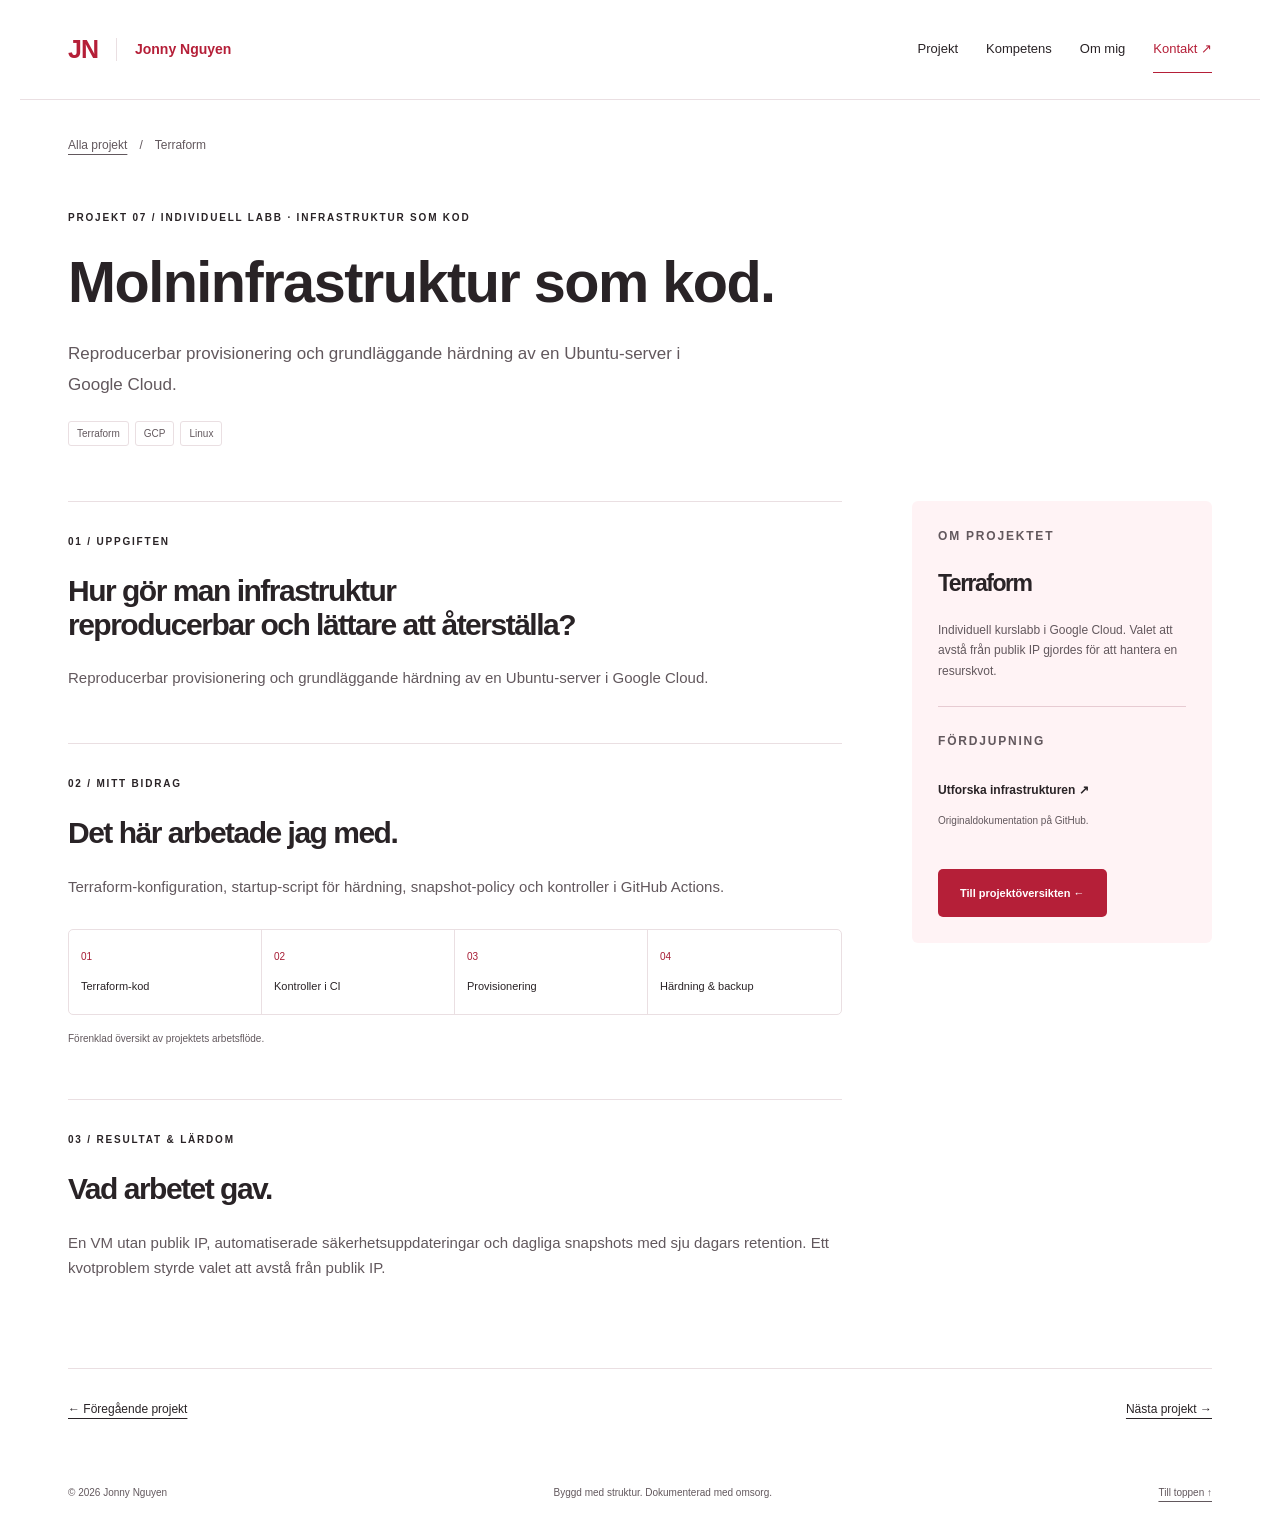
<file: projekt/terraform.html>
<!DOCTYPE html>
<html lang="sv">
 <head>
  <meta charset="utf-8"/>
  <meta content="width=device-width, initial-scale=1" name="viewport"/>
  <title>
   Terraform | Jonny Nguyen
  </title>
  <meta content="Reproducerbar provisionering och grundläggande härdning av en Ubuntu-server i Google Cloud." name="description"/>
  <meta content="#b51f38" name="theme-color"/>
  <link href="../favicon.svg" rel="icon" type="image/svg+xml"/>
  <link href="../styles.css" rel="stylesheet"/>
 </head>
 <body>
  <a class="skip" href="#main">
   Hoppa till innehållet
  </a>
  <header>
   <a aria-label="Jonny Nguyen, startsida" class="brand" href="../index.html">
    JN
    <span>
     Jonny Nguyen
    </span>
   </a>
   <nav aria-label="Huvudnavigation">
    <a href="../index.html#projekt">
     Projekt
    </a>
    <a href="../index.html#kompetens">
     Kompetens
    </a>
    <a href="../index.html#om">
     Om mig
    </a>
    <a href="../index.html#kontakt">
     Kontakt ↗
    </a>
   </nav>
  </header>
  <main class="case-page" id="main">
   <nav aria-label="Brödsmulor" class="breadcrumb">
    <a href="../index.html#projekt">
     Alla projekt
    </a>
    <span aria-hidden="true">
     /
    </span>
    <span>
     Terraform
    </span>
   </nav>
   <section class="case-hero">
    <p class="eyebrow">
     PROJEKT 07 / INDIVIDUELL LABB · INFRASTRUKTUR SOM KOD
    </p>
    <h1>
     Molninfrastruktur som kod.
    </h1>
    <p class="intro">
     Reproducerbar provisionering och grundläggande härdning av en Ubuntu-server i Google Cloud.
    </p>
    <div class="tags">
     <span>
      Terraform
     </span>
     <span>
      GCP
     </span>
     <span>
      Linux
     </span>
    </div>
   </section>
   <div class="case-layout">
    <div>
     <section class="case-section">
      <p class="eyebrow">
       01 / UPPGIFTEN
      </p>
      <h2>
       Hur gör man infrastruktur reproducerbar och lättare att återställa?
      </h2>
      <p>
       Reproducerbar provisionering och grundläggande härdning av en Ubuntu-server i Google Cloud.
      </p>
     </section>
     <section class="case-section">
      <p class="eyebrow">
       02 / MITT BIDRAG
      </p>
      <h2>
       Det här arbetade jag med.
      </h2>
      <p>
       Terraform-konfiguration, startup-script för härdning, snapshot-policy och kontroller i GitHub Actions.
      </p>
      <ol aria-label="Projektets övergripande arbetsflöde" class="process-diagram">
       <li>
        <span>
         01
        </span>
        Terraform-kod
       </li>
       <li>
        <span>
         02
        </span>
        Kontroller i CI
       </li>
       <li>
        <span>
         03
        </span>
        Provisionering
       </li>
       <li>
        <span>
         04
        </span>
        Härdning &amp; backup
       </li>
      </ol>
      <p class="caption">
       Förenklad översikt av projektets arbetsflöde.
      </p>
     </section>
     <section class="case-section">
      <p class="eyebrow">
       03 / RESULTAT &amp; LÄRDOM
      </p>
      <h2>
       Vad arbetet gav.
      </h2>
      <p>
       En VM utan publik IP, automatiserade säkerhetsuppdateringar och dagliga snapshots med sju dagars retention. Ett kvotproblem styrde valet att avstå från publik IP.
      </p>
     </section>
    </div>
    <aside class="case-aside">
     <p class="eyebrow">
      OM PROJEKTET
     </p>
     <h2>
      Terraform
     </h2>
     <p>
      Individuell kurslabb i Google Cloud. Valet att avstå från publik IP gjordes för att hantera en resurskvot.
     </p>
     <hr/>
     <p class="eyebrow">
      FÖRDJUPNING
     </p>
     <a class="project-link" href="https://github.com/Itzmejonny92/lab1-terraform">
      Utforska infrastrukturen ↗
     </a>
     <p class="caption">
      Originaldokumentation på GitHub.
     </p>
     <a class="button" href="../index.html#projekt">
      Till projektöversikten ←
     </a>
    </aside>
   </div>
   <nav aria-label="Fler projekt" class="case-pagination">
    <a href="container.html">
     ← Föregående projekt
    </a>
    <a href="delivery.html">
     Nästa projekt →
    </a>
   </nav>
  </main>
  <footer>
   <span>
    © 2026 Jonny Nguyen
   </span>
   <span>
    Byggd med struktur. Dokumenterad med omsorg.
   </span>
   <a href="#main">
    Till toppen ↑
   </a>
  </footer>
 </body>
</html>
</file>
<file: styles.css>
:root {
  --bg: #ffffff;
  --paper: #ffffff;
  --ink: #292326;
  --muted: #62585d;
  --line: #eadfe2;
  --accent: #ffffff;
  --brand: #b51f38;
  --serif: Georgia, 'Times New Roman', serif;
}
* { box-sizing: border-box; }
html { scroll-behavior: smooth; scroll-padding-top: 32px; }
body { margin: 0; background: var(--bg); color: var(--ink); font-family: Arial, Helvetica, sans-serif; line-height: 1.7; -webkit-font-smoothing: antialiased; }
[hidden] { display: none !important; }
a { color: inherit; text-underline-offset: 5px; }
a:hover { text-decoration-thickness: 2px; }
a, button, summary { -webkit-tap-highlight-color: transparent; }
:focus-visible { outline: 3px solid #c5223d; outline-offset: 5px; }
button { font: inherit; cursor: pointer; }
header, main, footer { width: min(1240px, 100%); margin-inline: auto; padding-inline: 48px; }
header { display: flex; justify-content: space-between; align-items: center; gap: 24px; min-height: 100px; border-bottom: 1px solid var(--line); }
.brand { color: var(--brand); display: flex; align-items: center; gap: 18px; font-size: 25px; font-weight: 800; text-decoration: none; letter-spacing: -1px; }
.brand span { font-size: 14px; font-weight: 600; letter-spacing: 0; padding-left: 18px; border-left: 1px solid var(--line); }
header nav { display: flex; gap: 28px; font-size: 13px; }
header nav a { text-decoration: none; padding-block: 12px; }
header nav a:last-child { color: var(--brand); border-bottom: 1px solid var(--brand); }
p { margin: 0 0 20px; }
h1, h2, h3 { line-height: 1.13; margin: 0 0 24px; font-weight: 600; letter-spacing: -1.5px; text-wrap: balance; overflow-wrap: anywhere; }
h1 { font-size: clamp(40px, 4.5vw, 62px); }
h2 { font-size: clamp(30px, 3.3vw, 43px); }
h3 { font-size: 25px; letter-spacing: -.65px; }
em { font-family: var(--serif); font-weight: 400; }
section { padding-block: 80px; }
.eyebrow { margin-bottom: 24px; font-size: 10px; font-weight: 700; letter-spacing: 1.8px; line-height: 1.6; }
.dot { display: inline-block; width: 7px; height: 7px; border-radius: 50%; margin-right: 7px; background: #b51f38; }
.hero { display: grid; grid-template-columns: 1.3fr 1fr; gap: 65px; align-items: center; padding-block: 85px 65px; }
.hero .eyebrow { margin-bottom: 32px; }
.intro { max-width: 660px; font-size: 17px; color: var(--muted); line-height: 1.8; }
.actions { display: flex; flex-wrap: wrap; align-items: center; gap: 25px; margin: 30px 0 22px; }
.button { display: inline-flex; justify-content: space-between; align-items: center; gap: 24px; min-height: 48px; padding: 13px 21px; background: var(--brand); color: white; border: 1px solid transparent; border-radius: 5px; font-size: 13px; font-weight: 600; text-decoration: none; transition: background .2s; }
.button:hover { background: #8f172b; }
.text-link { font-size: 13px; font-weight: 600; }
.hero-note, .caption { color: var(--muted); font-size: 11px; }
.overview { position: relative; overflow: hidden; padding: 30px; border-radius: 8px; color: #ffffff; background-color: #991b30; background-image: radial-gradient(#ffffff15 1px, transparent 1px); background-size: 18px 18px; box-shadow: 12px 12px 0 #fae7eb; }
.overview-top { display: flex; justify-content: space-between; gap: 15px; font-size: 9px; letter-spacing: 1.3px; color: var(--accent); margin-bottom: 30px; }
.overview h2 { font-size: 31px; font-family: var(--serif); font-weight: 400; letter-spacing: -.6px; }
.flow > div { display: flex; align-items: center; gap: 15px; padding: 12px 0; }
.flow b { display: grid; place-items: center; border: 1px solid #e99aa8; color: var(--accent); border-radius: 50%; width: 32px; height: 32px; flex-shrink: 0; font-size: 10px; }
.flow span { font-size: 13px; font-weight: 600; }
.flow small { display: block; color: #ffe3e9; font-size: 11px; font-weight: 400; }
.overview > p { border-top: 1px solid #d7798b; padding-top: 18px; margin: 22px 0 0; font-size: 10px; color: #ffe3e9; }
.quick-read { display: grid; grid-template-columns: 1.1fr 1fr 1fr; gap: 45px; border-top: 1px solid var(--line); padding-block: 38px; }
.quick-read .eyebrow { margin-bottom: 14px; }
.quick-read h2 { font-size: 26px; margin: 0; }
.quick-read h3 { font-size: 16px; letter-spacing: -.2px; margin: 0 0 12px; }
.quick-read p:not(.eyebrow) { color: var(--muted); font-size: 13px; margin-bottom: 12px; }
.quick-read a { font-size: 12px; font-weight: 600; }
.context-strip { display: flex; justify-content: space-between; flex-wrap: wrap; gap: 25px; padding: 20px 0; border-block: 1px solid var(--line); color: var(--muted); font-size: 10px; }
.context-strip b { display: block; color: var(--ink); font-size: 12px; font-weight: 600; }
.section-heading { display: flex; justify-content: space-between; align-items: flex-end; gap: 35px; margin-bottom: 30px; }
.section-heading h2 { margin: 0; }
.section-heading > p { font-size: 13px; color: var(--muted); margin: 0; }
.filters { display: flex; flex-wrap: wrap; gap: 8px; margin: 35px 0 10px; }
.filters button { color: var(--ink); background: transparent; border: 1px solid var(--line); border-radius: 30px; padding: 10px 16px; font-size: 12px; min-height: 44px; }
.filters button[aria-pressed="true"] { background: var(--brand); color: white; border-color: var(--brand); }
.filters button:hover { border-color: var(--brand); }
.filters span { margin-left: 6px; opacity: .75; }
.filter-status { font-size: 11px; color: var(--muted); margin: 12px 0 0; min-height: 20px; }
.project-grid { display: grid; grid-template-columns: repeat(2, minmax(0, 1fr)); gap: 20px; margin-top: 20px; }
.card { display: flex; flex-direction: column; background: var(--paper); padding: 30px; border: 1px solid var(--line); border-radius: 7px; transition: border-color .2s, box-shadow .2s; scroll-margin-top: 30px; }
.card:hover, .card:target { border-color: #c5223d; box-shadow: 0 6px 20px #991b300c; }
.card-top { display: flex; align-items: center; justify-content: space-between; margin-bottom: 35px; gap: 20px; }
.card-number { font-family: var(--serif); font-size: 32px; color: #a71d35; line-height: 1; }
.category-label { font-size: 10px; background: #fff0f3; border-radius: 3px; padding: 4px 9px; }
.card .eyebrow { margin-bottom: 13px; font-size: 9px; }
.card h3 { font-size: 27px; max-width: 380px; }
.card h3 a { text-decoration: none; }
.card h3 a:hover { text-decoration: underline; text-decoration-thickness: 1px; }
.card > p:not(.eyebrow) { font-size: 14px; color: var(--muted); }
.tags { display: flex; flex-wrap: wrap; gap: 6px; margin: 5px 0 25px; }
.tags span { padding: 3px 8px; font-size: 10px; border: 1px solid var(--line); border-radius: 3px; color: var(--muted); }
.card .project-link { border-top: 1px solid var(--line); padding-top: 18px; margin-top: auto; display: flex; justify-content: space-between; gap: 12px; }
.project-link { font-size: 12px; font-weight: 600; text-decoration: none; }
.project-link:hover { text-decoration: underline; }
.reading { display: grid; grid-template-columns: 1fr 1fr; gap: 45px; padding-top: 35px; margin-top: 45px; border-top: 1px solid var(--line); }
.reading h3 { font-size: 23px; }
.reading p:not(.eyebrow) { font-size: 13px; color: var(--muted); }
.reading a { display: flex; justify-content: space-between; gap: 15px; padding: 15px 0; border-bottom: 1px solid var(--line); font-size: 13px; text-decoration: none; }
.reading a:hover { text-decoration: underline; }
#kompetens { border-top: 1px solid var(--line); }
.skills-grid { display: grid; grid-template-columns: repeat(3, minmax(0, 1fr)); gap: 35px; margin-top: 40px; }
.skills-grid article { padding-top: 20px; border-top: 1px solid var(--line); }
.skill-number { display: block; color: #a71d35; font-size: 11px; margin-bottom: 22px; }
.skills-grid h3 { font-size: 22px; }
.skills-grid p, .skills-grid a { font-size: 13px; }
.skills-grid p { color: var(--muted); }
.skills-grid .skill-tools { color: var(--ink); font-size: 11px; font-weight: 600; }
.about { display: grid; grid-template-columns: 1fr 1fr; gap: 60px; border-top: 1px solid var(--line); }
.about p:not(.eyebrow) { color: var(--muted); font-size: 15px; }
.contact { background: #991b30; color: #ffffff; text-align: center; border-radius: 7px; margin-bottom: 45px; padding: 65px 25px; }
.contact .eyebrow { color: var(--accent); }
.contact p:not(.eyebrow) { font-size: 14px; color: #ffe3e9; }
.light { background: var(--accent); color: #991b30; }
.light:hover { background: #ffe3e9; }
footer { display: flex; flex-wrap: wrap; justify-content: space-between; gap: 20px; padding-bottom: 30px; color: var(--muted); font-size: 10px; }
.skip { position: absolute; top: -100px; padding: 15px; background: white; z-index: 10; }
.skip:focus { top: 0; }
.breadcrumb { display: flex; flex-wrap: wrap; gap: 12px; padding-top: 35px; font-size: 12px; color: var(--muted); }
.case-hero { max-width: 900px; padding-block: 55px 30px; }
.case-hero h1 { max-width: 880px; }
.case-layout { display: grid; grid-template-columns: minmax(0, 1fr) 300px; gap: 70px; align-items: start; }
.case-section { padding-block: 32px; border-top: 1px solid var(--line); }
.case-section h2 { font-size: 30px; }
.case-section p:not(.eyebrow) { color: var(--muted); font-size: 15px; }
.case-aside { background: #fff3f5; padding: 26px; border-radius: 6px; position: sticky; top: 24px; }
.case-aside h2 { font-size: 23px; }
.case-aside p { font-size: 12px; color: var(--muted); }
.case-aside .button { margin-top: 20px; font-size: 11px; }
.case-aside hr { border: 0; border-top: 1px solid #e7cbd2; margin: 25px 0; }
.case-aside .caption { margin-top: 10px; font-size: 10px; }
.process-diagram { display: grid; grid-template-columns: repeat(4, minmax(0, 1fr)); list-style: none; padding: 0; margin: 30px 0 15px; border: 1px solid var(--line); border-radius: 5px; background: var(--paper); }
.process-diagram li { padding: 18px 12px; border-right: 1px solid var(--line); font-size: 11px; }
.process-diagram li:last-child { border: 0; }
.process-diagram span { display: block; font-size: 10px; color: #a71d35; margin-bottom: 12px; }
.case-section .caption { font-size: 10px !important; }
.results { display: grid; gap: 15px; margin-bottom: 25px; }
.results > div { padding: 20px; background: #fff3f5; border-radius: 5px; }
.results strong { display: block; font-size: 28px; letter-spacing: -1px; }
.results span { font-size: 11px; color: var(--muted); }
.case-pagination { display: flex; justify-content: space-between; gap: 20px; padding: 30px 0; border-top: 1px solid var(--line); margin: 35px 0; font-size: 12px; }
@media (max-width: 1000px) {
  header, main, footer { padding-inline: 30px; }
  .hero { gap: 35px; }
  .overview { padding: 25px; }
  .quick-read { gap: 25px; }
  .case-layout { gap: 30px; grid-template-columns: minmax(0, 1fr) 260px; }
}
@media (max-width: 760px) {
  .hero { grid-template-columns: minmax(0, 1fr); padding-block: 50px; }
  .hero h1 { font-size: clamp(39px, 7vw, 57px); }
  .overview { box-shadow: 7px 7px 0 #fae7eb; }
  .quick-read { grid-template-columns: 1fr 1fr; }
  .quick-read > div:first-child { grid-column: 1 / -1; }
  .section-heading { align-items: start; flex-direction: column; gap: 20px; }
  .skills-grid { grid-template-columns: repeat(2, minmax(0, 1fr)); }
  .case-layout { grid-template-columns: minmax(0, 1fr); }
  .case-aside { position: static; }
  .about { gap: 30px; }
  header nav { gap: 17px; }
  .brand span { display: none; }
}
@media (max-width: 540px) {
  header, main, footer { padding-inline: 20px; }
  header { min-height: 80px; gap: 15px; }
  header nav { gap: 13px; font-size: 11px; }
  h1 { font-size: 38px; }
  h2 { font-size: 32px; }
  section { padding-block: 50px; }
  .intro { font-size: 16px; }
  .hero h1 { font-size: 40px; letter-spacing: -1.7px; }
  .project-grid, .reading, .about { grid-template-columns: minmax(0, 1fr); }
  .card { padding: 25px; }
  .card-top { margin-bottom: 25px; }
  .skills-grid { gap: 25px 20px; }
  .skills-grid h3 { font-size: 20px; }
  .skills-grid p, .skills-grid a { font-size: 12px; }
  .quick-read { grid-template-columns: minmax(0, 1fr); }
  .quick-read > div:first-child { grid-column: auto; }
  .context-strip { gap: 15px; }
  .context-strip span { flex: 1 1 130px; }
  .reading { gap: 10px; }
  .filters { gap: 6px; }
  .filters button { font-size: 11px; padding-inline: 13px; }
  footer span:nth-child(2) { display: none; }
  .case-hero { padding-top: 40px; }
  .case-section h2 { font-size: 27px; }
  .process-diagram { grid-template-columns: repeat(2, minmax(0, 1fr)); }
  .process-diagram li { border-bottom: 1px solid var(--line); }
  .process-diagram li:nth-child(2) { border-right: 0; }
  .process-diagram li:nth-child(3) { border-bottom: 0; }
}
@media (prefers-reduced-motion: reduce) { html { scroll-behavior: auto; } * { transition: none !important; } }
@media print {
  header, footer, .filters, .filter-status, .actions, .contact, .skip, .case-pagination { display: none !important; }
  body { background: white; color: black; }
  main { width: 100%; padding: 0; }
  section { padding-block: 20px; }
  .hero, .case-layout, .about { display: block; }
  .overview { display: none; }
  .hero { padding-block: 15px; }
  .card[hidden] { display: flex !important; }
  .card, .case-section, .case-aside { break-inside: avoid; }
  .case-aside { position: static; }
  a { color: black; }
  .project-grid { gap: 10px; }
  .card { padding: 15px; }
  h1 { font-size: 32px; }
}

/* Personal presentation and contact */
.portrait { display: block; width: min(298px, 100%); height: auto; border-radius: 7px; margin-top: 32px; }
.portrait-caption { font-size: 11px !important; margin-top: 10px; }
.background { margin: 30px 0; }
.background article { border-top: 1px solid var(--line); padding-top: 22px; margin-top: 22px; }
.background .eyebrow { font-size: 9px; margin-bottom: 12px; }
.background h3 { font-size: 21px; margin-bottom: 12px; }
.contact-links, .cv-links { display: flex; flex-wrap: wrap; gap: 22px; justify-content: center; align-items: center; }
.contact-links { margin: 28px 0 20px; }
.contact-profile { font-size: 14px; }
.contact .contact-location { font-size: 12px !important; }
.cv-links { border-top: 1px solid #d7798b; padding-top: 22px; margin: 24px auto 0; max-width: 550px; font-size: 12px; }
@media (max-width: 540px) { .contact-links .button { font-size: 12px; gap: 12px; padding-inline: 12px; } }
</file>
